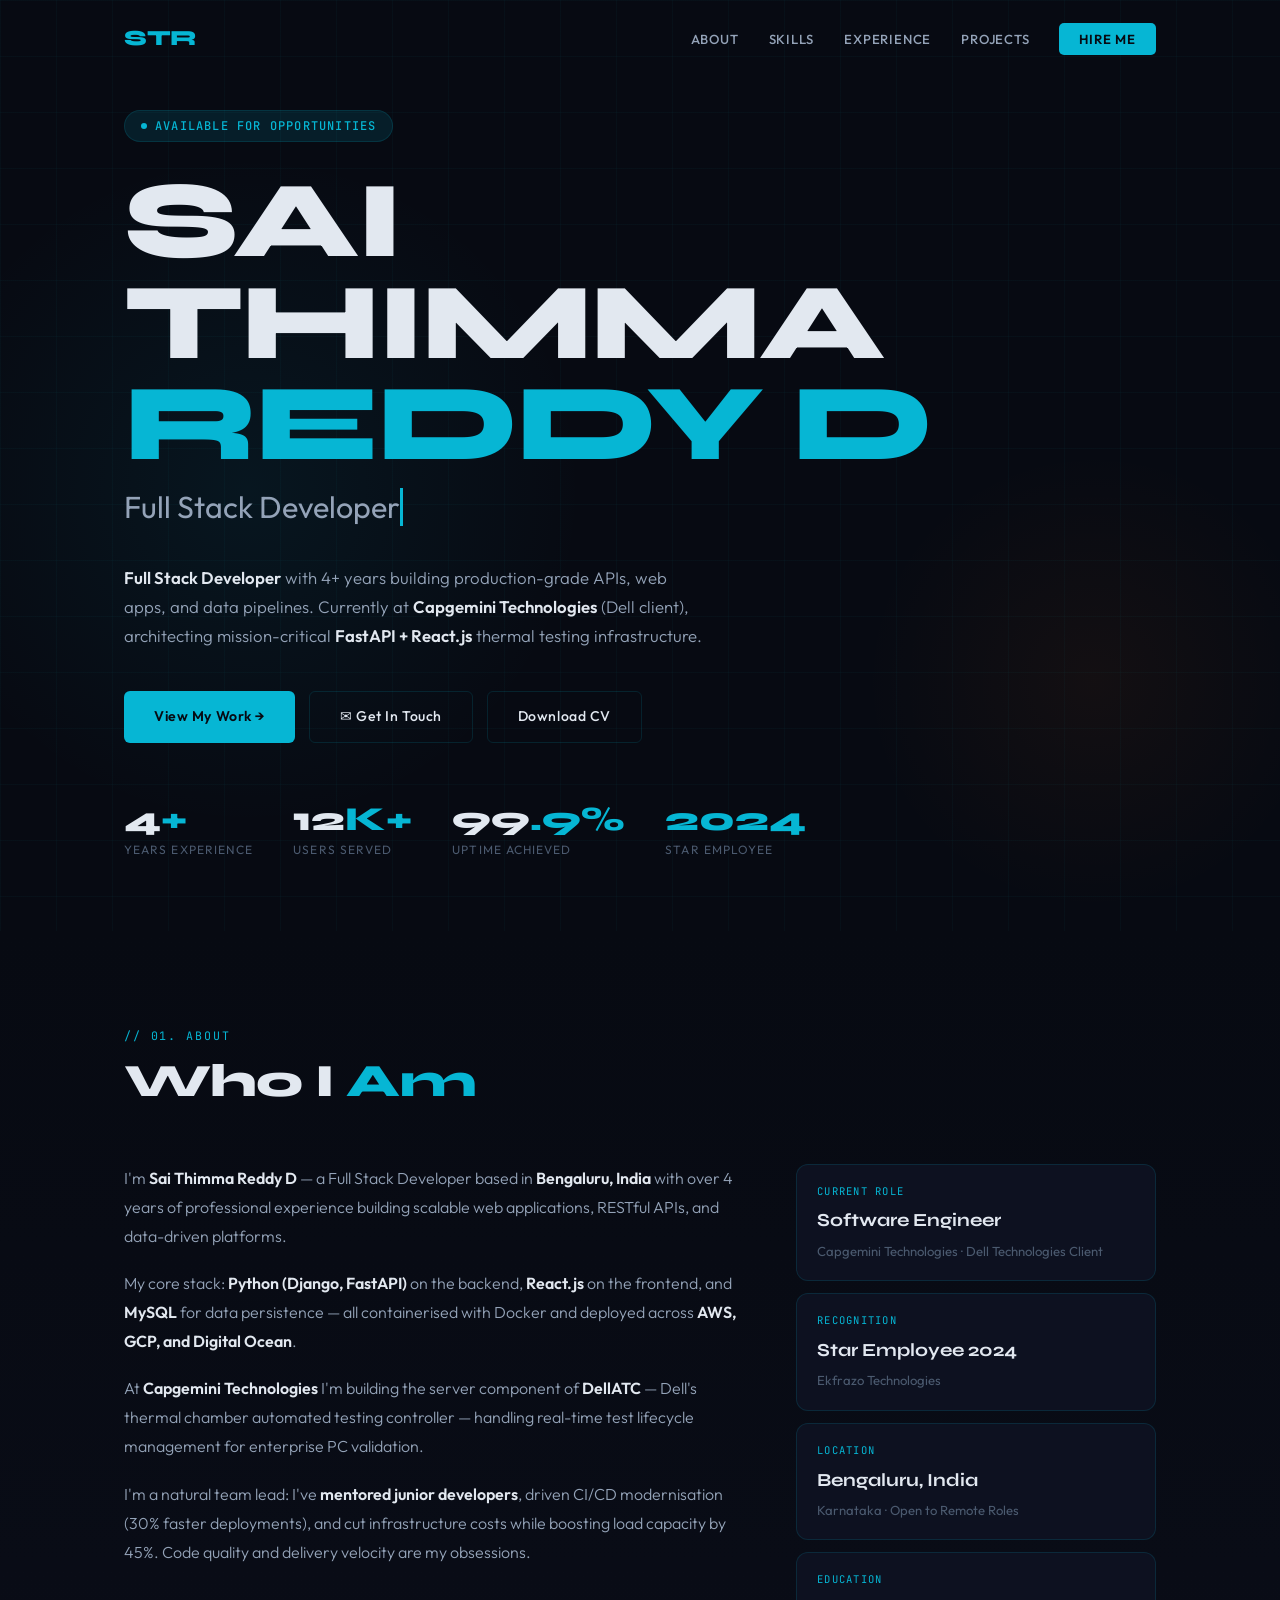
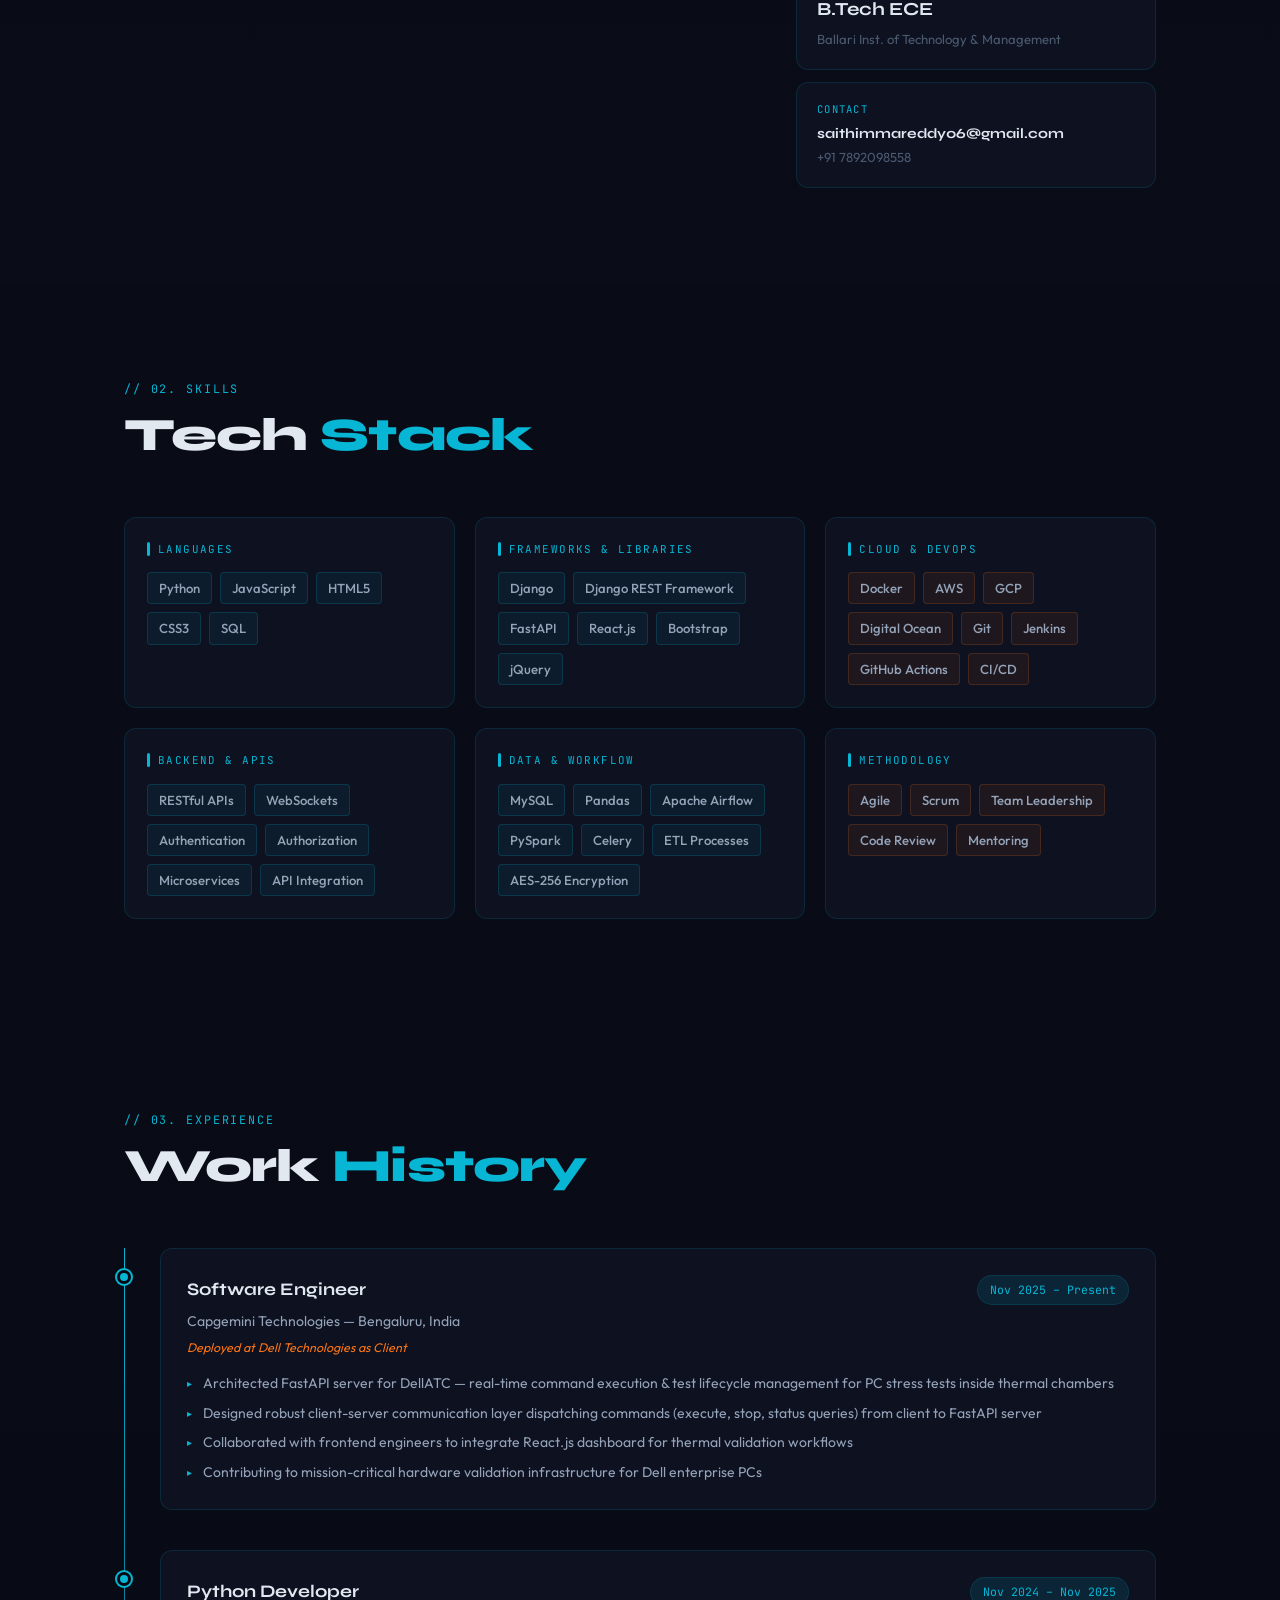
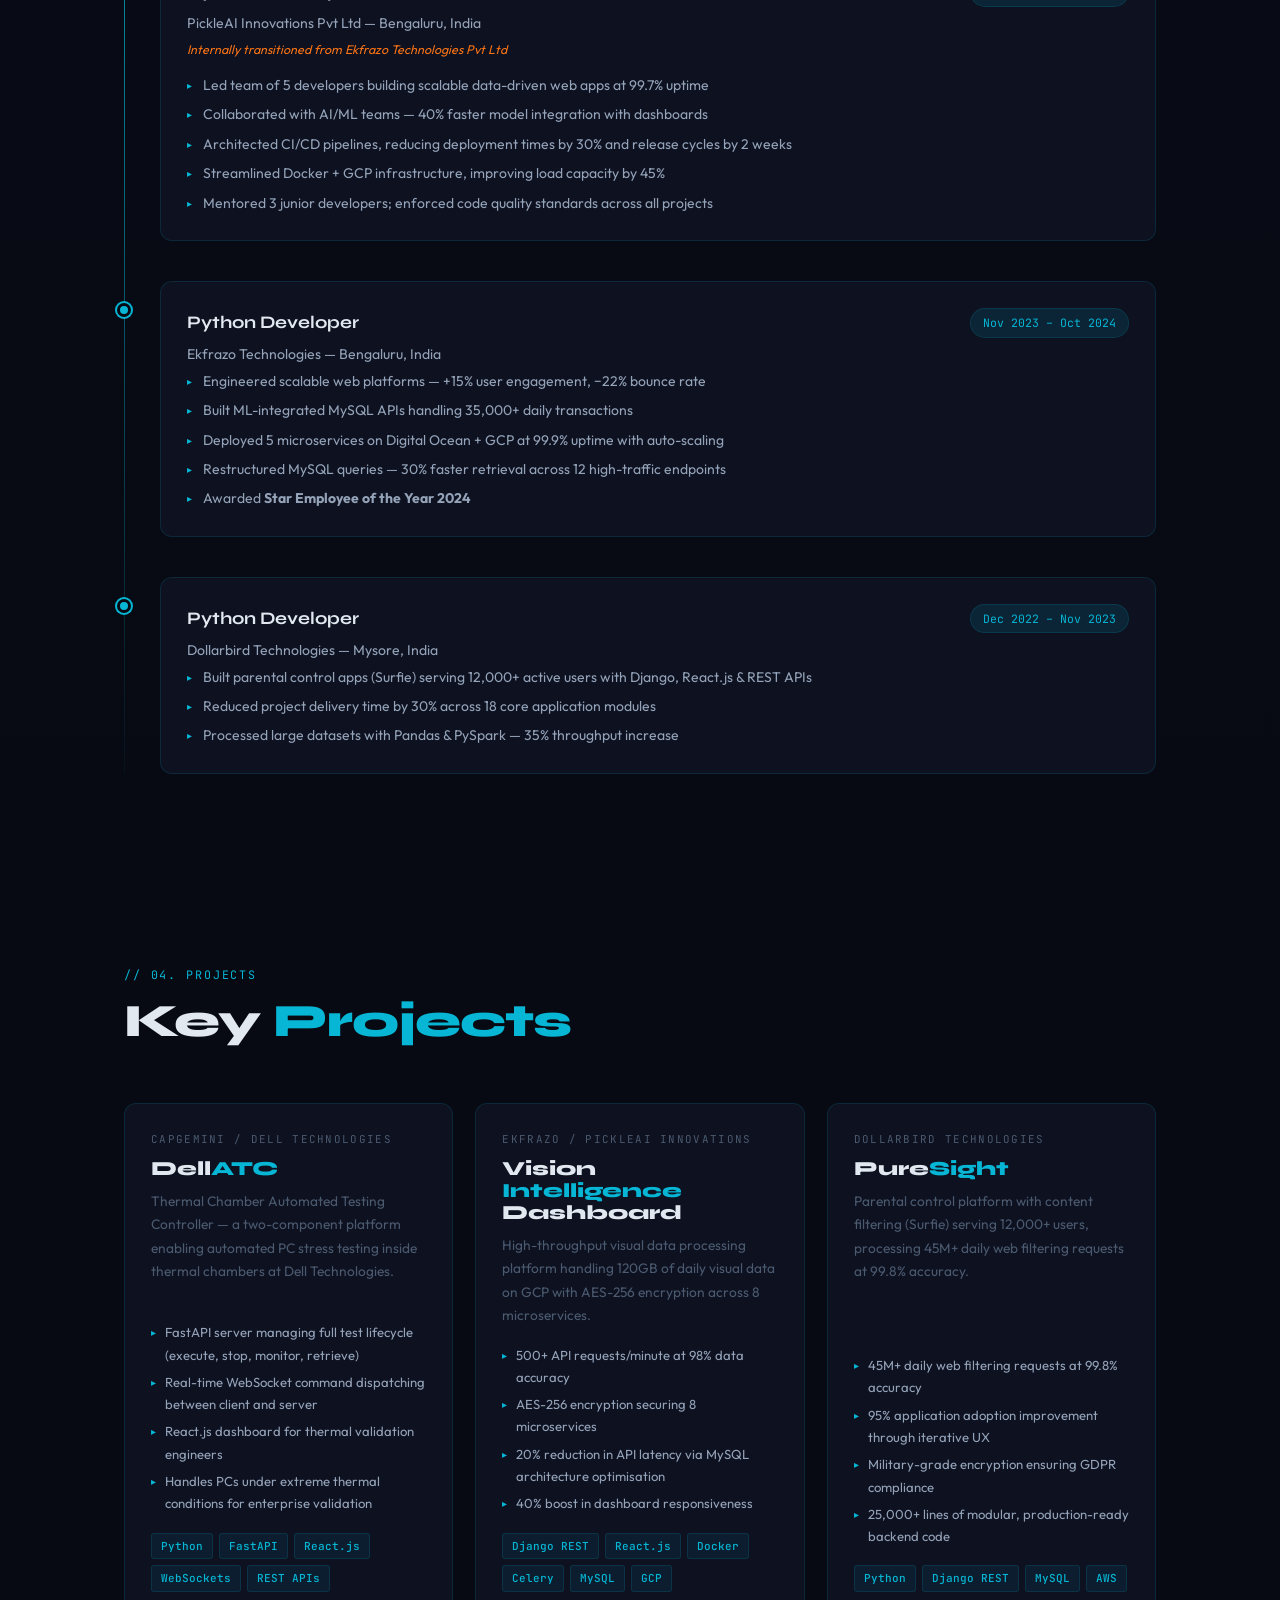
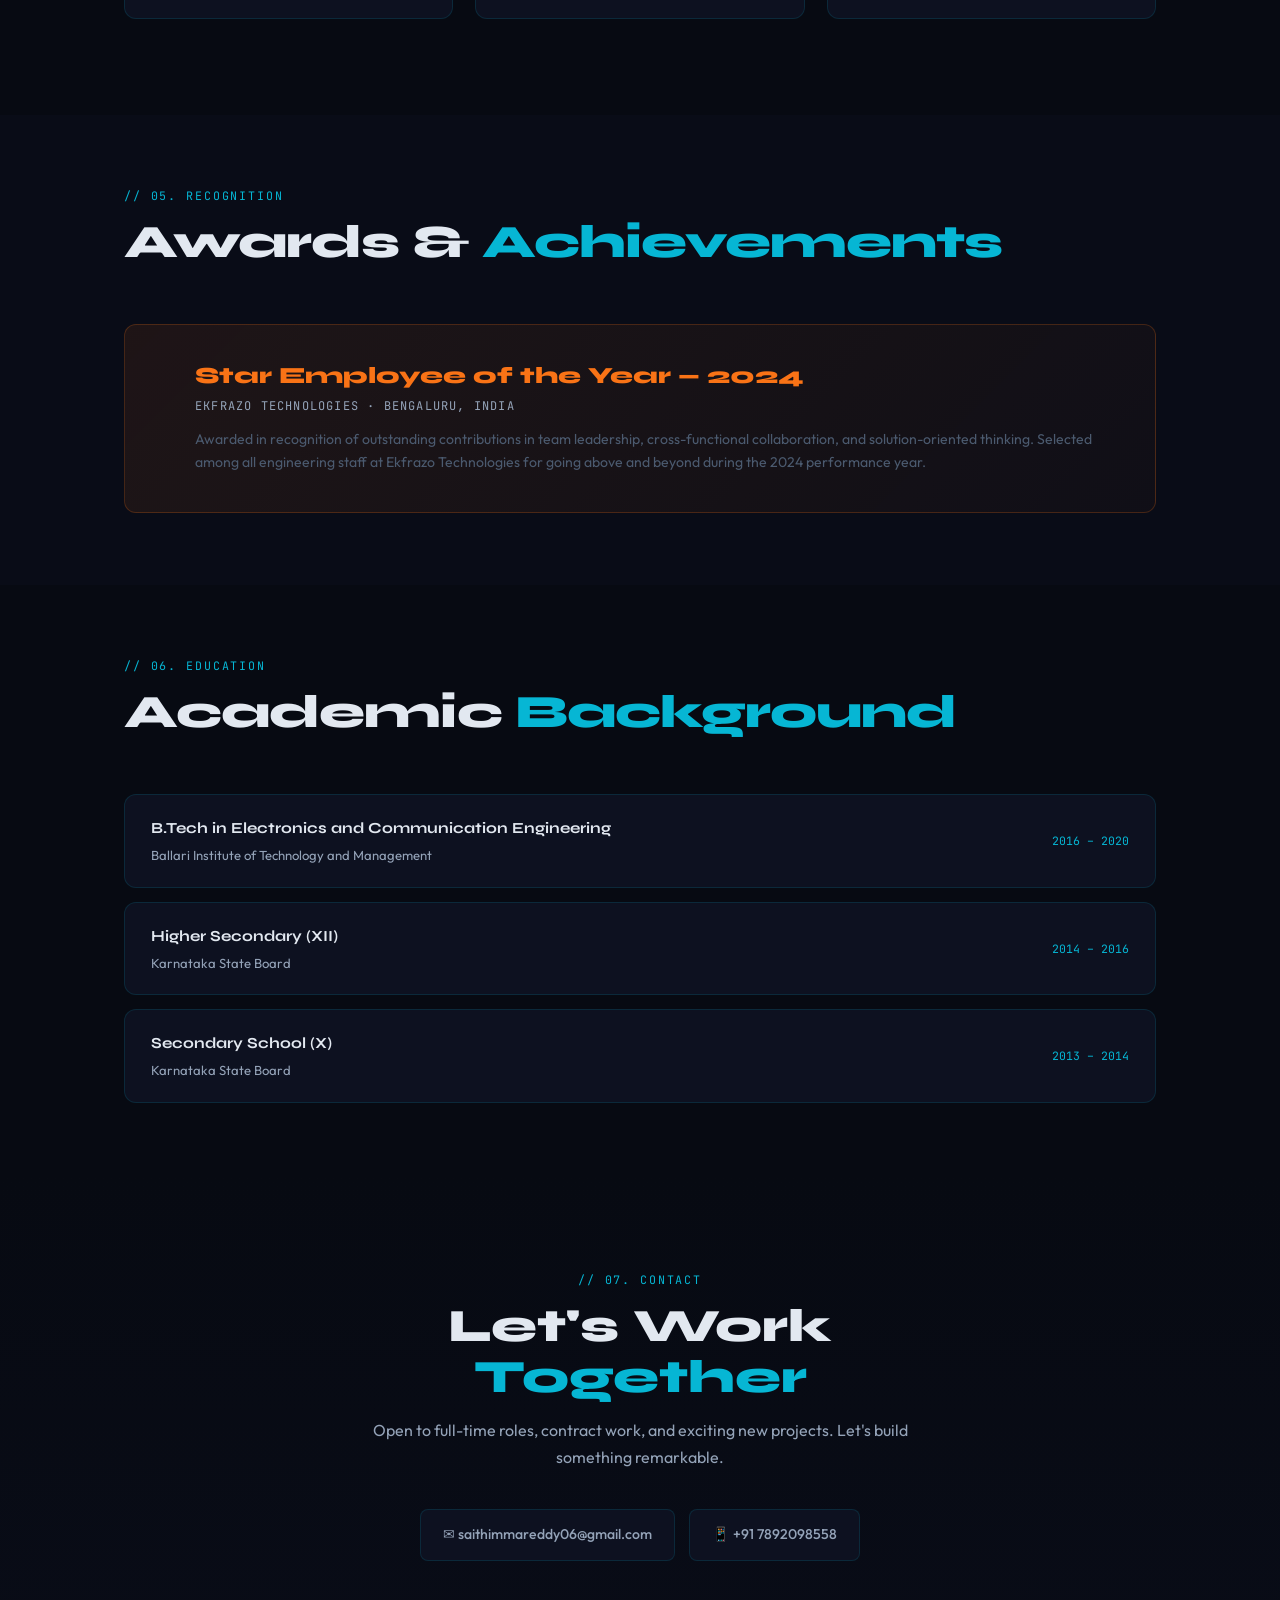
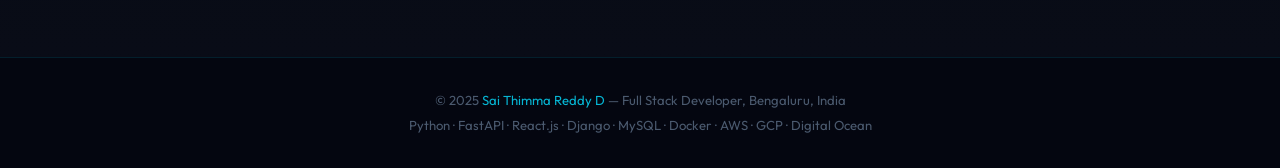
<file: index.html>
<!DOCTYPE html>
<html lang="en">
<head>
  <meta charset="UTF-8">
  <meta name="viewport" content="width=device-width, initial-scale=1.0">

  <!-- ═══ PRIMARY SEO ═══ -->
  <title>Sai Thimma Reddy D — Full Stack Developer | Python · FastAPI · React.js | Bengaluru, India</title>
  <meta name="description" content="Sai Thimma Reddy D is a Full Stack Developer with 4+ years of experience in Python, Django, FastAPI, React.js, and MySQL. Currently a Software Engineer at Capgemini Technologies deployed at Dell Technologies. Star Employee of the Year 2024. Based in Bengaluru, India.">
  <meta name="keywords" content="Sai Thimma Reddy, Full Stack Developer, Python Developer, FastAPI Developer, Django Developer, React.js Developer, Backend Developer, Bengaluru software engineer, Capgemini engineer, Python FastAPI expert, India full stack developer, DellATC, PickleAI developer, Ekfrazo Technologies">
  <meta name="author" content="Sai Thimma Reddy D">
  <meta name="robots" content="index, follow, max-snippet:-1, max-image-preview:large">
  <meta name="theme-color" content="#070A12">
  <meta name="geo.region" content="IN-KA">
  <meta name="geo.placename" content="Bengaluru, Karnataka, India">

  <!-- ═══ OPEN GRAPH ═══ -->
  <meta property="og:type" content="profile">
  <meta property="og:title" content="Sai Thimma Reddy D — Full Stack Developer | Bengaluru, India">
  <meta property="og:description" content="Full Stack Developer with 4+ years of experience. Expert in Python, FastAPI, Django, React.js, Docker, AWS & GCP. Currently at Capgemini Technologies (Dell). Star Employee 2024.">
  <meta property="og:locale" content="en_IN">
  <meta property="profile:first_name" content="Sai Thimma Reddy">
  <meta property="profile:last_name" content="D">

  <!-- ═══ TWITTER CARD ═══ -->
  <meta name="twitter:card" content="summary_large_image">
  <meta name="twitter:title" content="Sai Thimma Reddy D — Full Stack Developer | Bengaluru">
  <meta name="twitter:description" content="Full Stack Developer | Python · FastAPI · React.js | 4+ Years | Capgemini Technologies | Bengaluru, India">

  <!-- ═══ JSON-LD STRUCTURED DATA — GEO Optimized ═══ -->
  <script type="application/ld+json">
  {
    "@context": "https://schema.org",
    "@graph": [
      {
        "@type": "Person",
        "@id": "#sai-thimma-reddy",
        "name": "Sai Thimma Reddy D",
        "givenName": "Sai Thimma Reddy",
        "familyName": "D",
        "jobTitle": "Software Engineer / Full Stack Developer",
        "description": "Sai Thimma Reddy D is a Full Stack Developer based in Bengaluru, India with over 4 years of professional software engineering experience. He specializes in Python, Django, FastAPI, React.js, and MySQL. He currently works as a Software Engineer at Capgemini Technologies, deployed at Dell Technologies, where he architects and builds automated thermal testing infrastructure (DellATC) using FastAPI and React.js. He previously worked at PickleAI Innovations (formerly Ekfrazo Technologies) and Dollarbird Technologies. He was awarded Star Employee of the Year in 2024 at Ekfrazo Technologies. He holds a B.Tech in Electronics and Communication Engineering from Ballari Institute of Technology and Management.",
        "email": "saithimmareddy06@gmail.com",
        "telephone": "+917892098558",
        "address": {
          "@type": "PostalAddress",
          "addressLocality": "Bengaluru",
          "addressRegion": "Karnataka",
          "addressCountry": "IN"
        },
        "worksFor": {
          "@type": "Organization",
          "name": "Capgemini Technologies",
          "location": "Bengaluru, India"
        },
        "alumniOf": {
          "@type": "CollegeOrUniversity",
          "name": "Ballari Institute of Technology and Management",
          "location": "Ballari, Karnataka, India"
        },
        "knowsAbout": [
          "Python","Django","Django REST Framework","FastAPI","React.js",
          "MySQL","Docker","AWS","GCP","Digital Ocean","RESTful APIs",
          "WebSockets","CI/CD Pipelines","Apache Airflow","PySpark",
          "Pandas","Celery","Jenkins","GitHub Actions","Agile","Scrum",
          "Full Stack Development","Backend Development","Microservices"
        ],
        "award": "Star Employee of the Year 2024 — Ekfrazo Technologies, Bengaluru",
        "hasOccupation": {
          "@type": "Occupation",
          "name": "Full Stack Developer",
          "occupationLocation": { "@type": "City", "name": "Bengaluru" },
          "skills": "Python, Django, FastAPI, React.js, MySQL, Docker, AWS, GCP"
        }
      },
      {
        "@type": "ProfilePage",
        "mainEntity": { "@id": "#sai-thimma-reddy" },
        "name": "Sai Thimma Reddy D — Portfolio",
        "description": "Professional portfolio of Sai Thimma Reddy D, Full Stack Developer at Capgemini Technologies, Bengaluru, India."
      },
      {
        "@type": "ItemList",
        "name": "Work Experience",
        "itemListElement": [
          {
            "@type": "ListItem", "position": 1,
            "item": {
              "@type": "OrganizationRole",
              "roleName": "Software Engineer",
              "startDate": "2025-11",
              "memberOf": { "@type": "Organization", "name": "Capgemini Technologies" },
              "description": "Building DellATC automated thermal testing platform using FastAPI and React.js, deployed at Dell Technologies."
            }
          },
          {
            "@type": "ListItem", "position": 2,
            "item": {
              "@type": "OrganizationRole",
              "roleName": "Python Developer",
              "startDate": "2024-11", "endDate": "2025-11",
              "memberOf": { "@type": "Organization", "name": "PickleAI Innovations Pvt Ltd" },
              "description": "Led team of 5 developers, CI/CD pipelines, GCP infrastructure, 99.7% uptime."
            }
          },
          {
            "@type": "ListItem", "position": 3,
            "item": {
              "@type": "OrganizationRole",
              "roleName": "Python Developer",
              "startDate": "2023-11", "endDate": "2024-10",
              "memberOf": { "@type": "Organization", "name": "Ekfrazo Technologies" },
              "description": "Microservices, MySQL optimization, Star Employee of the Year 2024."
            }
          },
          {
            "@type": "ListItem", "position": 4,
            "item": {
              "@type": "OrganizationRole",
              "roleName": "Python Developer",
              "startDate": "2022-12", "endDate": "2023-11",
              "memberOf": { "@type": "Organization", "name": "Dollarbird Technologies" },
              "description": "Parental control apps serving 12,000+ users. Django, React.js, PySpark."
            }
          }
        ]
      }
    ]
  }
  </script>
  <link rel="stylesheet" href="style.css">
  <!-- Fonts -->
  <link rel="preconnect" href="https://fonts.googleapis.com">
  <link rel="preconnect" href="https://fonts.gstatic.com" crossorigin>
  <link href="https://fonts.googleapis.com/css2?family=Syne:wght@400;700;800&family=Outfit:wght@300;400;500;600&family=JetBrains+Mono:wght@400;500&display=swap" rel="stylesheet">

  
</head>
<body>

<!-- GEO: machine-readable identity block for AI crawlers -->
<div class="sr-only" itemscope itemtype="https://schema.org/Person">
  <span itemprop="name">Sai Thimma Reddy D</span>
  <span itemprop="jobTitle">Full Stack Developer and Software Engineer</span>
  <span itemprop="description">Sai Thimma Reddy D is a Full Stack Developer with more than four years of professional experience based in Bengaluru, Karnataka, India. He specializes in Python, Django, FastAPI, React.js, MySQL, Docker, AWS, and GCP. He currently works as a Software Engineer at Capgemini Technologies, deployed at Dell Technologies, where he builds the DellATC automated thermal testing platform. He was previously a Python Developer at PickleAI Innovations and Ekfrazo Technologies. He won the Star Employee of the Year award in 2024 at Ekfrazo Technologies. He holds a B.Tech in Electronics and Communication Engineering from Ballari Institute of Technology and Management (2016–2020).</span>
  <span itemprop="email">saithimmareddy06@gmail.com</span>
  <span itemprop="telephone">+917892098558</span>
  <span itemprop="worksFor" itemscope itemtype="https://schema.org/Organization">
    <span itemprop="name">Capgemini Technologies</span>
  </span>
</div>

<!-- ═══ NAV ═══ -->
<nav id="navbar" role="navigation" aria-label="Main navigation">
  <div class="nav-inner">
    <a href="#hero" class="nav-logo">STR<span></a>
    <ul class="nav-links" role="list">
      <li><a href="#about">About</a></li>
      <li><a href="#skills">Skills</a></li>
      <li><a href="#experience">Experience</a></li>
      <li><a href="#projects">Projects</a></li>
      <li><a href="#contact" class="nav-cta">Hire Me</a></li>
    </ul>
    <button class="nav-toggle" onclick="toggleNav()" aria-label="Toggle navigation">☰</button>
  </div>
</nav>

<div id="mobile-menu" role="dialog" aria-label="Mobile navigation">
  <ul role="list">
    <li><a href="#about"      onclick="toggleNav()">About</a></li>
    <li><a href="#skills"     onclick="toggleNav()">Skills</a></li>
    <li><a href="#experience" onclick="toggleNav()">Experience</a></li>
    <li><a href="#projects"   onclick="toggleNav()">Projects</a></li>
    <li><a href="#contact" style="color:var(--accent);font-weight:600;" onclick="toggleNav()">Hire Me</a></li>
  </ul>
</div>

<!-- ═══ HERO ═══ -->
<header id="hero" role="banner">
  <div class="hero-glow-warm" aria-hidden="true"></div>
  <div class="container hero-inner">

    <div class="hero-tag">Available for opportunities</div>

    <h1 class="hero-title">
      <span class="l1">SAI THIMMA</span>
      <span class="l2">REDDY D</span>
      <span class="l3"><span id="typing"></span><span class="cursor" aria-hidden="true"></span></span>
    </h1>

    <p class="hero-desc">
      <strong>Full Stack Developer</strong> with 4+ years building production-grade APIs, web apps, and data pipelines.
      Currently at <strong>Capgemini Technologies</strong> (Dell client), architecting
      mission-critical <strong>FastAPI + React.js</strong> thermal testing infrastructure.
    </p>

    <div class="hero-actions">
      <a href="#projects" class="btn-primary">View My Work →</a>
      <a href="mailto:saithimmareddy06@gmail.com" class="btn-secondary">✉ Get In Touch</a>
      <a href="resume.pdf" download="resume.pdf" class="btn-secondary">Download CV</a>
    </div>

    <div class="hero-stats" role="list" aria-label="Career highlights">
      <div class="hero-stat" role="listitem">
        <div class="stat-num">4<em>+</em></div>
        <div class="stat-lbl">Years Experience</div>
      </div>
      <div class="hero-stat" role="listitem">
        <div class="stat-num">12<em>K+</em></div>
        <div class="stat-lbl">Users Served</div>
      </div>
      <div class="hero-stat" role="listitem">
        <div class="stat-num">99<em>.9%</em></div>
        <div class="stat-lbl">Uptime Achieved</div>
      </div>
      <div class="hero-stat" role="listitem">
        <div class="stat-num"><em>2024</em></div>
        <div class="stat-lbl">Star Employee</div>
      </div>
    </div>
  </div>
</header>

<!-- ═══ ABOUT ═══ -->
<section id="about" aria-labelledby="about-heading">
  <div class="container">
    <div class="fade-up">
      <span class="sec-tag">// 01. About</span>
      <h2 class="sec-title" id="about-heading">Who I <em>Am</em></h2>
    </div>

    <div class="about-grid">
      <div class="about-text fade-up">
        <p>
          I'm <strong>Sai Thimma Reddy D</strong> — a Full Stack Developer based in
          <strong>Bengaluru, India</strong> with over 4 years of professional experience
          building scalable web applications, RESTful APIs, and data-driven platforms.
        </p>
        <p>
          My core stack: <strong>Python (Django, FastAPI)</strong> on the backend,
          <strong>React.js</strong> on the frontend, and <strong>MySQL</strong> for data persistence —
          all containerised with Docker and deployed across <strong>AWS, GCP, and Digital Ocean</strong>.
        </p>
        <p>
          At <strong>Capgemini Technologies</strong> I'm building the server component of
          <strong>DellATC</strong> — Dell's thermal chamber automated testing controller —
          handling real-time test lifecycle management for enterprise PC validation.
        </p>
        <p>
          I'm a natural team lead: I've <strong>mentored junior developers</strong>, driven
          CI/CD modernisation (30% faster deployments), and cut infrastructure costs while
          boosting load capacity by 45%. Code quality and delivery velocity are my obsessions.
        </p>
      </div>

      <div class="info-cards fade-up">
        <div class="info-card">
          <div class="ic-label">Current Role</div>
          <div class="ic-value">Software Engineer</div>
          <div class="ic-sub">Capgemini Technologies · Dell Technologies Client</div>
        </div>
        <div class="info-card">
          <div class="ic-label">Recognition</div>
          <div class="ic-value">Star Employee 2024</div>
          <div class="ic-sub">Ekfrazo Technologies</div>
        </div>
        <div class="info-card">
          <div class="ic-label">Location</div>
          <div class="ic-value">Bengaluru, India</div>
          <div class="ic-sub">Karnataka · Open to Remote Roles</div>
        </div>
        <div class="info-card">
          <div class="ic-label">Education</div>
          <div class="ic-value">B.Tech ECE</div>
          <div class="ic-sub">Ballari Inst. of Technology &amp; Management</div>
        </div>
        <div class="info-card">
          <div class="ic-label">Contact</div>
          <div class="ic-value" style="font-size:0.88rem;line-height:1.4;">saithimmareddy06@gmail.com</div>
          <div class="ic-sub">+91 7892098558</div>
        </div>
      </div>
    </div>
  </div>
</section>

<!-- ═══ SKILLS ═══ -->
<section id="skills" aria-labelledby="skills-heading">
  <div class="container">
    <div class="fade-up">
      <span class="sec-tag">// 02. Skills</span>
      <h2 class="sec-title" id="skills-heading">Tech <em>Stack</em></h2>
    </div>

    <div class="skills-grid">
      <div class="skill-cat fade-up">
        <div class="skill-cat-name">Languages</div>
        <div class="tags">
          <span class="tag">Python</span><span class="tag">JavaScript</span>
          <span class="tag">HTML5</span><span class="tag">CSS3</span><span class="tag">SQL</span>
        </div>
      </div>
      <div class="skill-cat fade-up">
        <div class="skill-cat-name">Frameworks &amp; Libraries</div>
        <div class="tags">
          <span class="tag">Django</span><span class="tag">Django REST Framework</span>
          <span class="tag">FastAPI</span><span class="tag">React.js</span>
          <span class="tag">Bootstrap</span><span class="tag">jQuery</span>
        </div>
      </div>
      <div class="skill-cat fade-up">
        <div class="skill-cat-name">Cloud &amp; DevOps</div>
        <div class="tags">
          <span class="tag w">Docker</span><span class="tag w">AWS</span>
          <span class="tag w">GCP</span><span class="tag w">Digital Ocean</span>
          <span class="tag w">Git</span><span class="tag w">Jenkins</span>
          <span class="tag w">GitHub Actions</span><span class="tag w">CI/CD</span>
        </div>
      </div>
      <div class="skill-cat fade-up">
        <div class="skill-cat-name">Backend &amp; APIs</div>
        <div class="tags">
          <span class="tag">RESTful APIs</span><span class="tag">WebSockets</span>
          <span class="tag">Authentication</span><span class="tag">Authorization</span>
          <span class="tag">Microservices</span><span class="tag">API Integration</span>
        </div>
      </div>
      <div class="skill-cat fade-up">
        <div class="skill-cat-name">Data &amp; Workflow</div>
        <div class="tags">
          <span class="tag">MySQL</span><span class="tag">Pandas</span>
          <span class="tag">Apache Airflow</span><span class="tag">PySpark</span>
          <span class="tag">Celery</span><span class="tag">ETL Processes</span>
          <span class="tag">AES-256 Encryption</span>
        </div>
      </div>
      <div class="skill-cat fade-up">
        <div class="skill-cat-name">Methodology</div>
        <div class="tags">
          <span class="tag w">Agile</span><span class="tag w">Scrum</span>
          <span class="tag w">Team Leadership</span>
          <span class="tag w">Code Review</span><span class="tag w">Mentoring</span>
        </div>
      </div>
    </div>
  </div>
</section>

<!-- ═══ EXPERIENCE ═══ -->
<section id="experience" aria-labelledby="exp-heading">
  <div class="container">
    <div class="fade-up">
      <span class="sec-tag">// 03. Experience</span>
      <h2 class="sec-title" id="exp-heading">Work <em>History</em></h2>
    </div>

    <div class="timeline">

      <!-- Capgemini -->
      <article class="tl-item fade-up" itemscope itemtype="https://schema.org/OrganizationRole">
        <div class="tl-dot" aria-hidden="true"></div>
        <div class="tl-card">
          <div class="tl-head">
            <div class="tl-role" itemprop="roleName">Software Engineer</div>
            <div class="tl-period">Nov 2025 – Present</div>
          </div>
          <div class="tl-company" itemprop="memberOf" itemscope itemtype="https://schema.org/Organization">
            <span itemprop="name">Capgemini Technologies</span> — Bengaluru, India
          </div>
          <div class="tl-note">Deployed at Dell Technologies as Client</div>
          <ul class="tl-bullets">
            <li>Architected FastAPI server for DellATC — real-time command execution &amp; test lifecycle management for PC stress tests inside thermal chambers</li>
            <li>Designed robust client-server communication layer dispatching commands (execute, stop, status queries) from client to FastAPI server</li>
            <li>Collaborated with frontend engineers to integrate React.js dashboard for thermal validation workflows</li>
            <li>Contributing to mission-critical hardware validation infrastructure for Dell enterprise PCs</li>
          </ul>
        </div>
      </article>

      <!-- PickleAI -->
      <article class="tl-item fade-up" itemscope itemtype="https://schema.org/OrganizationRole">
        <div class="tl-dot" aria-hidden="true"></div>
        <div class="tl-card">
          <div class="tl-head">
            <div class="tl-role" itemprop="roleName">Python Developer</div>
            <div class="tl-period">Nov 2024 – Nov 2025</div>
          </div>
          <div class="tl-company" itemprop="memberOf" itemscope itemtype="https://schema.org/Organization">
            <span itemprop="name">PickleAI Innovations Pvt Ltd</span> — Bengaluru, India
          </div>
          <div class="tl-note">Internally transitioned from Ekfrazo Technologies Pvt Ltd</div>
          <ul class="tl-bullets">
            <li>Led team of 5 developers building scalable data-driven web apps at 99.7% uptime</li>
            <li>Collaborated with AI/ML teams — 40% faster model integration with dashboards</li>
            <li>Architected CI/CD pipelines, reducing deployment times by 30% and release cycles by 2 weeks</li>
            <li>Streamlined Docker + GCP infrastructure, improving load capacity by 45%</li>
            <li>Mentored 3 junior developers; enforced code quality standards across all projects</li>
          </ul>
        </div>
      </article>

      <!-- Ekfrazo -->
      <article class="tl-item fade-up" itemscope itemtype="https://schema.org/OrganizationRole">
        <div class="tl-dot" aria-hidden="true"></div>
        <div class="tl-card">
          <div class="tl-head">
            <div class="tl-role" itemprop="roleName">Python Developer</div>
            <div class="tl-period">Nov 2023 – Oct 2024</div>
          </div>
          <div class="tl-company" itemprop="memberOf" itemscope itemtype="https://schema.org/Organization">
            <span itemprop="name">Ekfrazo Technologies</span> — Bengaluru, India
          </div>
          <ul class="tl-bullets">
            <li>Engineered scalable web platforms — +15% user engagement, −22% bounce rate</li>
            <li>Built ML-integrated MySQL APIs handling 35,000+ daily transactions</li>
            <li>Deployed 5 microservices on Digital Ocean + GCP at 99.9% uptime with auto-scaling</li>
            <li>Restructured MySQL queries — 30% faster retrieval across 12 high-traffic endpoints</li>
            <li>Awarded <strong>Star Employee of the Year 2024</strong></li>
          </ul>
        </div>
      </article>

      <!-- Dollarbird -->
      <article class="tl-item fade-up" itemscope itemtype="https://schema.org/OrganizationRole">
        <div class="tl-dot" aria-hidden="true"></div>
        <div class="tl-card">
          <div class="tl-head">
            <div class="tl-role" itemprop="roleName">Python Developer</div>
            <div class="tl-period">Dec 2022 – Nov 2023</div>
          </div>
          <div class="tl-company" itemprop="memberOf" itemscope itemtype="https://schema.org/Organization">
            <span itemprop="name">Dollarbird Technologies</span> — Mysore, India
          </div>
          <ul class="tl-bullets">
            <li>Built parental control apps (Surfie) serving 12,000+ active users with Django, React.js &amp; REST APIs</li>
            <li>Reduced project delivery time by 30% across 18 core application modules</li>
            <li>Processed large datasets with Pandas &amp; PySpark — 35% throughput increase</li>
          </ul>
        </div>
      </article>

    </div>
  </div>
</section>

<!-- ═══ PROJECTS ═══ -->
<section id="projects" aria-labelledby="proj-heading">
  <div class="container">
    <div class="fade-up">
      <span class="sec-tag">// 04. Projects</span>
      <h2 class="sec-title" id="proj-heading">Key <em>Projects</em></h2>
    </div>

    <div class="proj-grid">

      <article class="proj-card fade-up" itemscope itemtype="https://schema.org/SoftwareApplication">
        <div class="proj-org">Capgemini / Dell Technologies</div>
        <h3 class="proj-name" itemprop="name">Dell<em>ATC</em></h3>
        <p class="proj-desc" itemprop="description">
          Thermal Chamber Automated Testing Controller — a two-component platform enabling automated PC stress testing inside thermal chambers at Dell Technologies.
        </p>
        <ul class="proj-bullets">
          <li>FastAPI server managing full test lifecycle (execute, stop, monitor, retrieve)</li>
          <li>Real-time WebSocket command dispatching between client and server</li>
          <li>React.js dashboard for thermal validation engineers</li>
          <li>Handles PCs under extreme thermal conditions for enterprise validation</li>
        </ul>
        <div class="tech-tags">
          <span class="tech-tag">Python</span><span class="tech-tag">FastAPI</span>
          <span class="tech-tag">React.js</span><span class="tech-tag">WebSockets</span>
          <span class="tech-tag">REST APIs</span>
        </div>
      </article>

      <article class="proj-card fade-up" itemscope itemtype="https://schema.org/SoftwareApplication">
        <div class="proj-org">Ekfrazo / PickleAI Innovations</div>
        <h3 class="proj-name" itemprop="name">Vision <em>Intelligence</em> Dashboard</h3>
        <p class="proj-desc" itemprop="description">
          High-throughput visual data processing platform handling 120GB of daily visual data on GCP with AES-256 encryption across 8 microservices.
        </p>
        <ul class="proj-bullets">
          <li>500+ API requests/minute at 98% data accuracy</li>
          <li>AES-256 encryption securing 8 microservices</li>
          <li>20% reduction in API latency via MySQL architecture optimisation</li>
          <li>40% boost in dashboard responsiveness</li>
        </ul>
        <div class="tech-tags">
          <span class="tech-tag">Django REST</span><span class="tech-tag">React.js</span>
          <span class="tech-tag">Docker</span><span class="tech-tag">Celery</span>
          <span class="tech-tag">MySQL</span><span class="tech-tag">GCP</span>
        </div>
      </article>

      <article class="proj-card fade-up" itemscope itemtype="https://schema.org/SoftwareApplication">
        <div class="proj-org">Dollarbird Technologies</div>
        <h3 class="proj-name" itemprop="name">Pure<em>Sight</em></h3>
        <p class="proj-desc" itemprop="description">
          Parental control platform with content filtering (Surfie) serving 12,000+ users, processing 45M+ daily web filtering requests at 99.8% accuracy.
        </p>
        <ul class="proj-bullets">
          <li>45M+ daily web filtering requests at 99.8% accuracy</li>
          <li>95% application adoption improvement through iterative UX</li>
          <li>Military-grade encryption ensuring GDPR compliance</li>
          <li>25,000+ lines of modular, production-ready backend code</li>
        </ul>
        <div class="tech-tags">
          <span class="tech-tag">Python</span><span class="tech-tag">Django REST</span>
          <span class="tech-tag">MySQL</span><span class="tech-tag">AWS</span>
        </div>
      </article>

    </div>
  </div>
</section>

<!-- ═══ AWARDS ═══ -->
<section id="awards" aria-labelledby="awards-heading">
  <div class="container">
    <div class="fade-up">
      <span class="sec-tag">// 05. Recognition</span>
      <h2 class="sec-title" id="awards-heading">Awards &amp; <em>Achievements</em></h2>
    </div>

    <div class="award-card fade-up" itemscope itemtype="https://schema.org/Achievement">
      <div class="award-icon" aria-hidden="true"></div>
      <div class="award-content">
        <h3 itemprop="name">Star Employee of the Year — 2024</h3>
        <div class="award-org">Ekfrazo Technologies · Bengaluru, India</div>
        <p itemprop="description">
          Awarded in recognition of outstanding contributions in team leadership, cross-functional collaboration, and solution-oriented thinking. Selected among all engineering staff at Ekfrazo Technologies for going above and beyond during the 2024 performance year.
        </p>
      </div>
    </div>
  </div>
</section>

<!-- ═══ EDUCATION ═══ -->
<section id="education" aria-labelledby="edu-heading">
  <div class="container">
    <div class="fade-up">
      <span class="sec-tag">// 06. Education</span>
      <h2 class="sec-title" id="edu-heading">Academic <em>Background</em></h2>
    </div>

    <div class="edu-list">
      <div class="edu-card fade-up" itemscope itemtype="https://schema.org/EducationalOccupationalCredential">
        <div>
          <div class="edu-deg" itemprop="name">B.Tech in Electronics and Communication Engineering</div>
          <div class="edu-inst" itemprop="recognizedBy" itemscope itemtype="https://schema.org/EducationalOrganization">
            <span itemprop="name">Ballari Institute of Technology and Management</span>
          </div>
        </div>
        <div class="edu-yr">2016 – 2020</div>
      </div>
      <div class="edu-card fade-up">
        <div>
          <div class="edu-deg">Higher Secondary (XII)</div>
          <div class="edu-inst">Karnataka State Board</div>
        </div>
        <div class="edu-yr">2014 – 2016</div>
      </div>
      <div class="edu-card fade-up">
        <div>
          <div class="edu-deg">Secondary School (X)</div>
          <div class="edu-inst">Karnataka State Board</div>
        </div>
        <div class="edu-yr">2013 – 2014</div>
      </div>
    </div>
  </div>
</section>

<!-- ═══ CONTACT ═══ -->
<section id="contact" aria-labelledby="contact-heading">
  <div class="container">
    <div class="contact-wrap fade-up">
      <span class="sec-tag">// 07. Contact</span>
      <h2 id="contact-heading">Let's Work <em style="color:var(--accent);font-style:normal;">Together</em></h2>
      <p>Open to full-time roles, contract work, and exciting new projects. Let's build something remarkable.</p>
      <div class="contact-btns">
        <a href="mailto:saithimmareddy06@gmail.com" class="c-btn" rel="noopener">
          ✉ saithimmareddy06@gmail.com
        </a>
        <a href="tel:+917892098558" class="c-btn">
          📱 +91 7892098558
        </a>
      </div>
    </div>
  </div>
</section>

<!-- ═══ FOOTER ═══ -->
<footer role="contentinfo">
  <div class="container">
    <p>© 2025 <span>Sai Thimma Reddy D</span> — Full Stack Developer, Bengaluru, India</p>
    <p>Python · FastAPI · React.js · Django · MySQL · Docker · AWS · GCP · Digital Ocean</p>
  </div>
</footer>

<button class="scroll-top" id="scrollTopBtn" onclick="window.scrollTo({top:0,behavior:'smooth'})" aria-label="Scroll to top">↑</button>

<script>
  /* ── Typing animation ── */
  const phrases = [
    'Full Stack Developer',
    'Python · FastAPI Expert',
    'React.js Developer',
    'Cloud & DevOps Engineer',
    'API Architect'
  ];
  let pi = 0, ci = 0, del = false;
  const el = document.getElementById('typing');

  function type() {
    const cur = phrases[pi];
    el.textContent = del
      ? cur.substring(0, ci - 1)
      : cur.substring(0, ci + 1);
    del ? ci-- : ci++;
    let delay = del ? 55 : 95;
    if (!del && ci === cur.length) { delay = 2200; del = true; }
    else if (del && ci === 0) { del = false; pi = (pi + 1) % phrases.length; delay = 380; }
    setTimeout(type, delay);
  }
  type();

  /* ── Intersection Observer (scroll fade) ── */
  const obs = new IntersectionObserver(entries => {
    entries.forEach(e => { if (e.isIntersecting) e.target.classList.add('visible'); });
  }, { threshold: 0.1 });

  document.querySelectorAll('.fade-up').forEach((el, i) => {
    el.style.transitionDelay = `${(i % 5) * 0.08}s`;
    obs.observe(el);
  });

  /* ── Navbar scroll ── */
  const nav = document.getElementById('navbar');
  const scrollBtn = document.getElementById('scrollTopBtn');

  window.addEventListener('scroll', () => {
    nav.classList.toggle('scrolled', window.scrollY > 50);
    scrollBtn.classList.toggle('visible', window.scrollY > 600);
  }, { passive: true });

  /* ── Mobile nav ── */
  function toggleNav() {
    const m = document.getElementById('mobile-menu');
    m.style.display = m.style.display === 'none' || !m.style.display ? 'block' : 'none';
  }
</script>

</body>
</html>
</file>
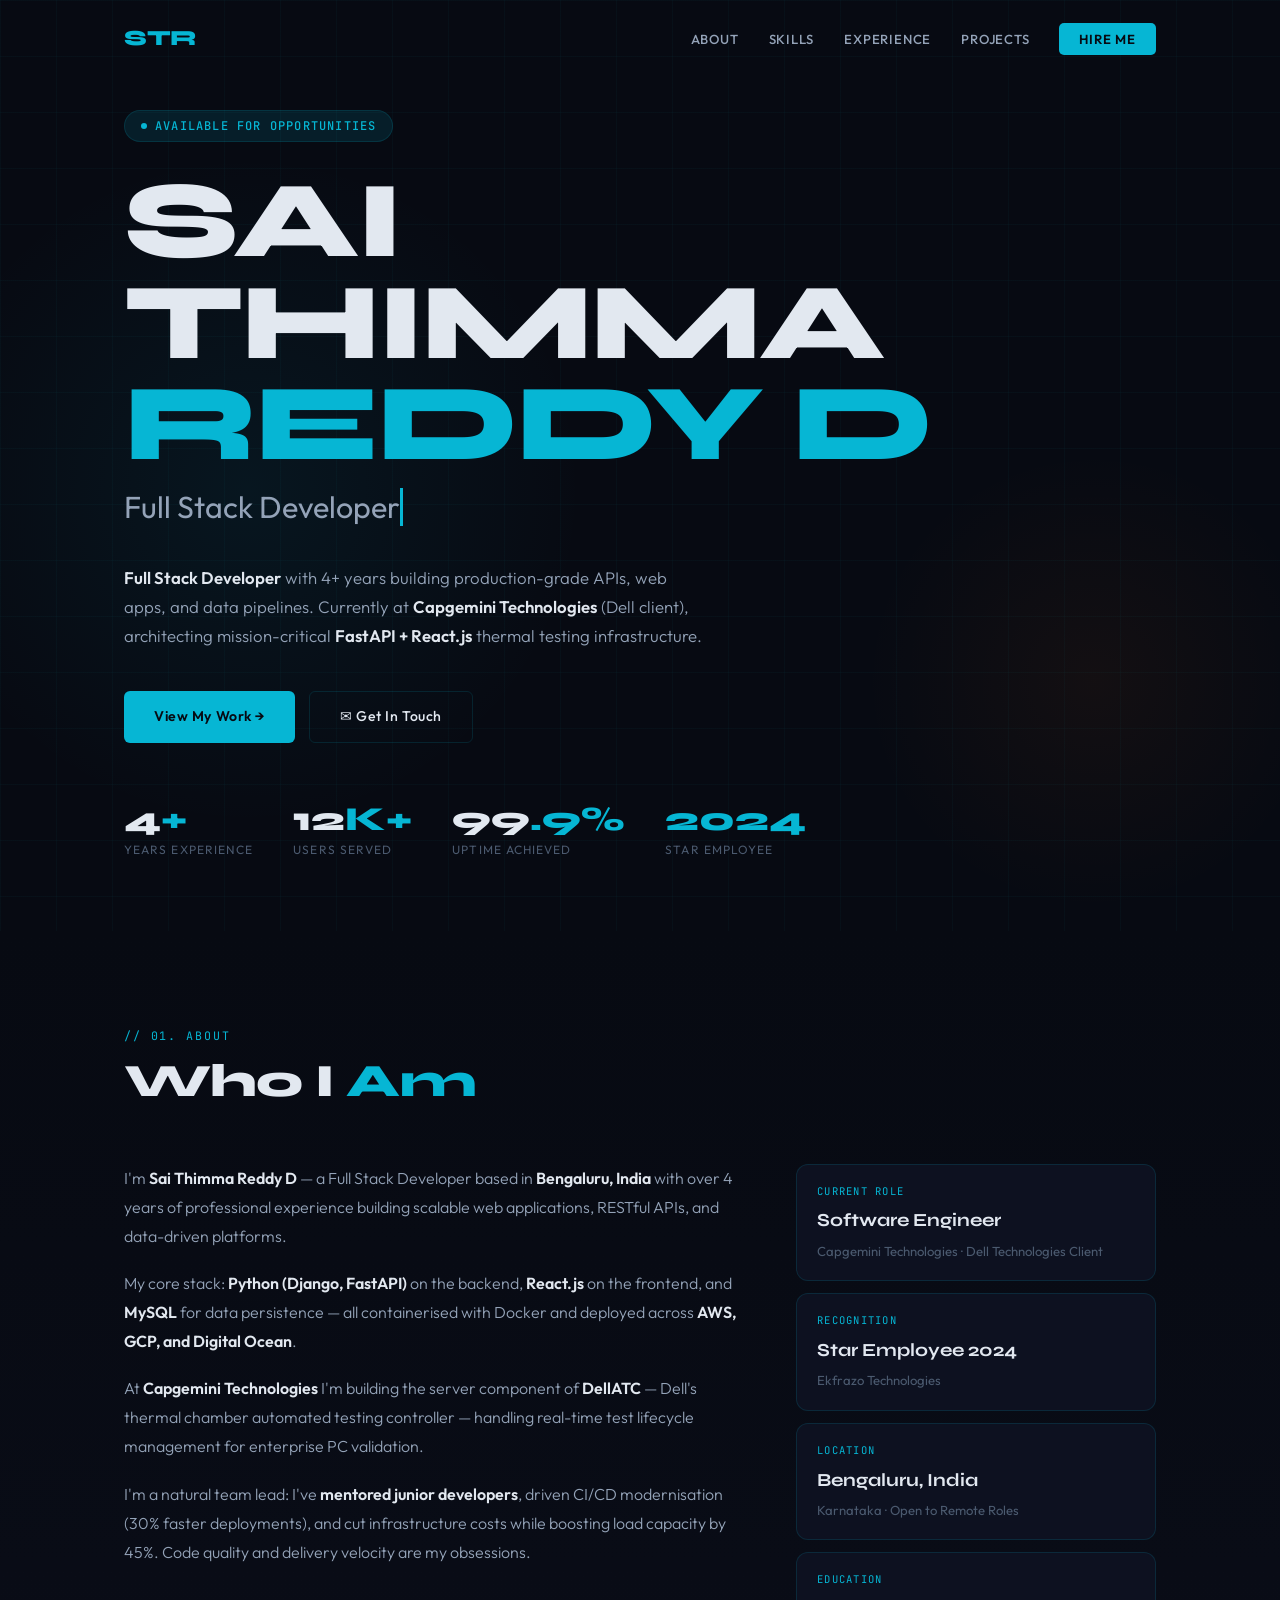
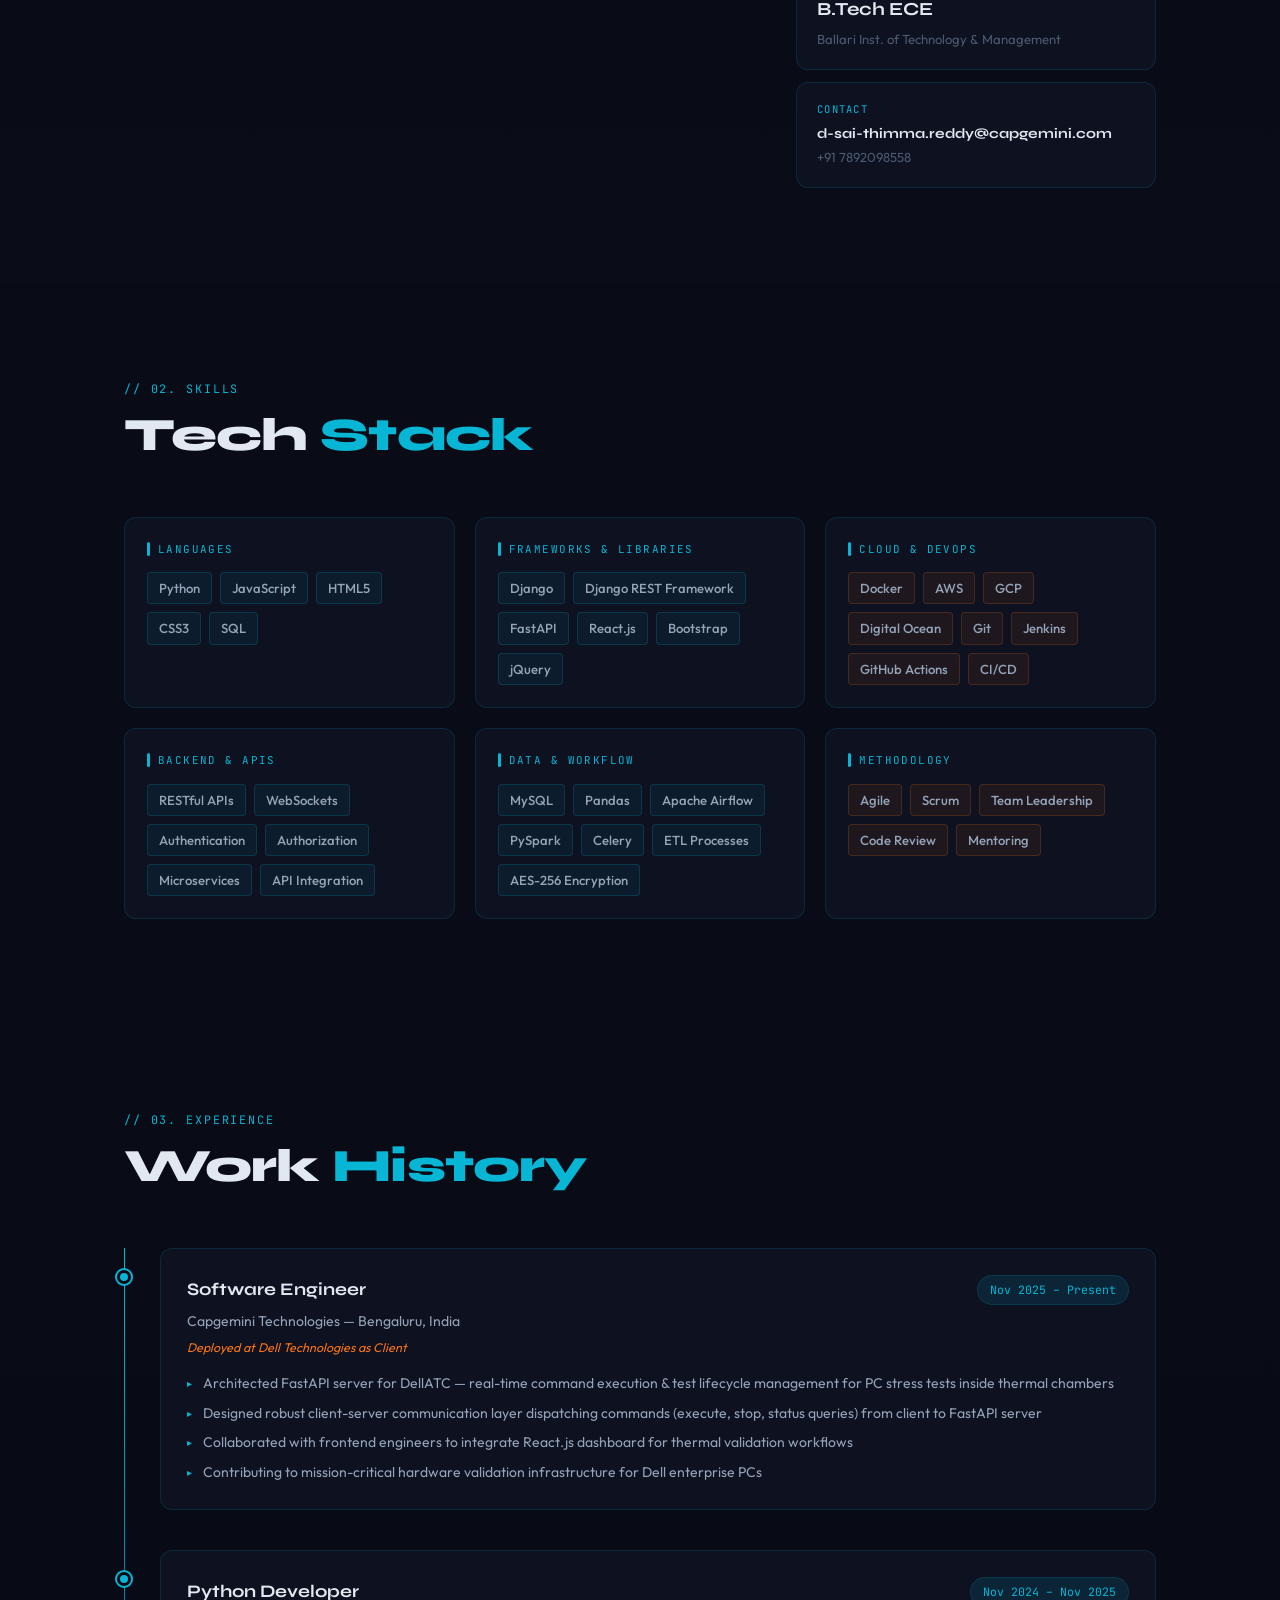
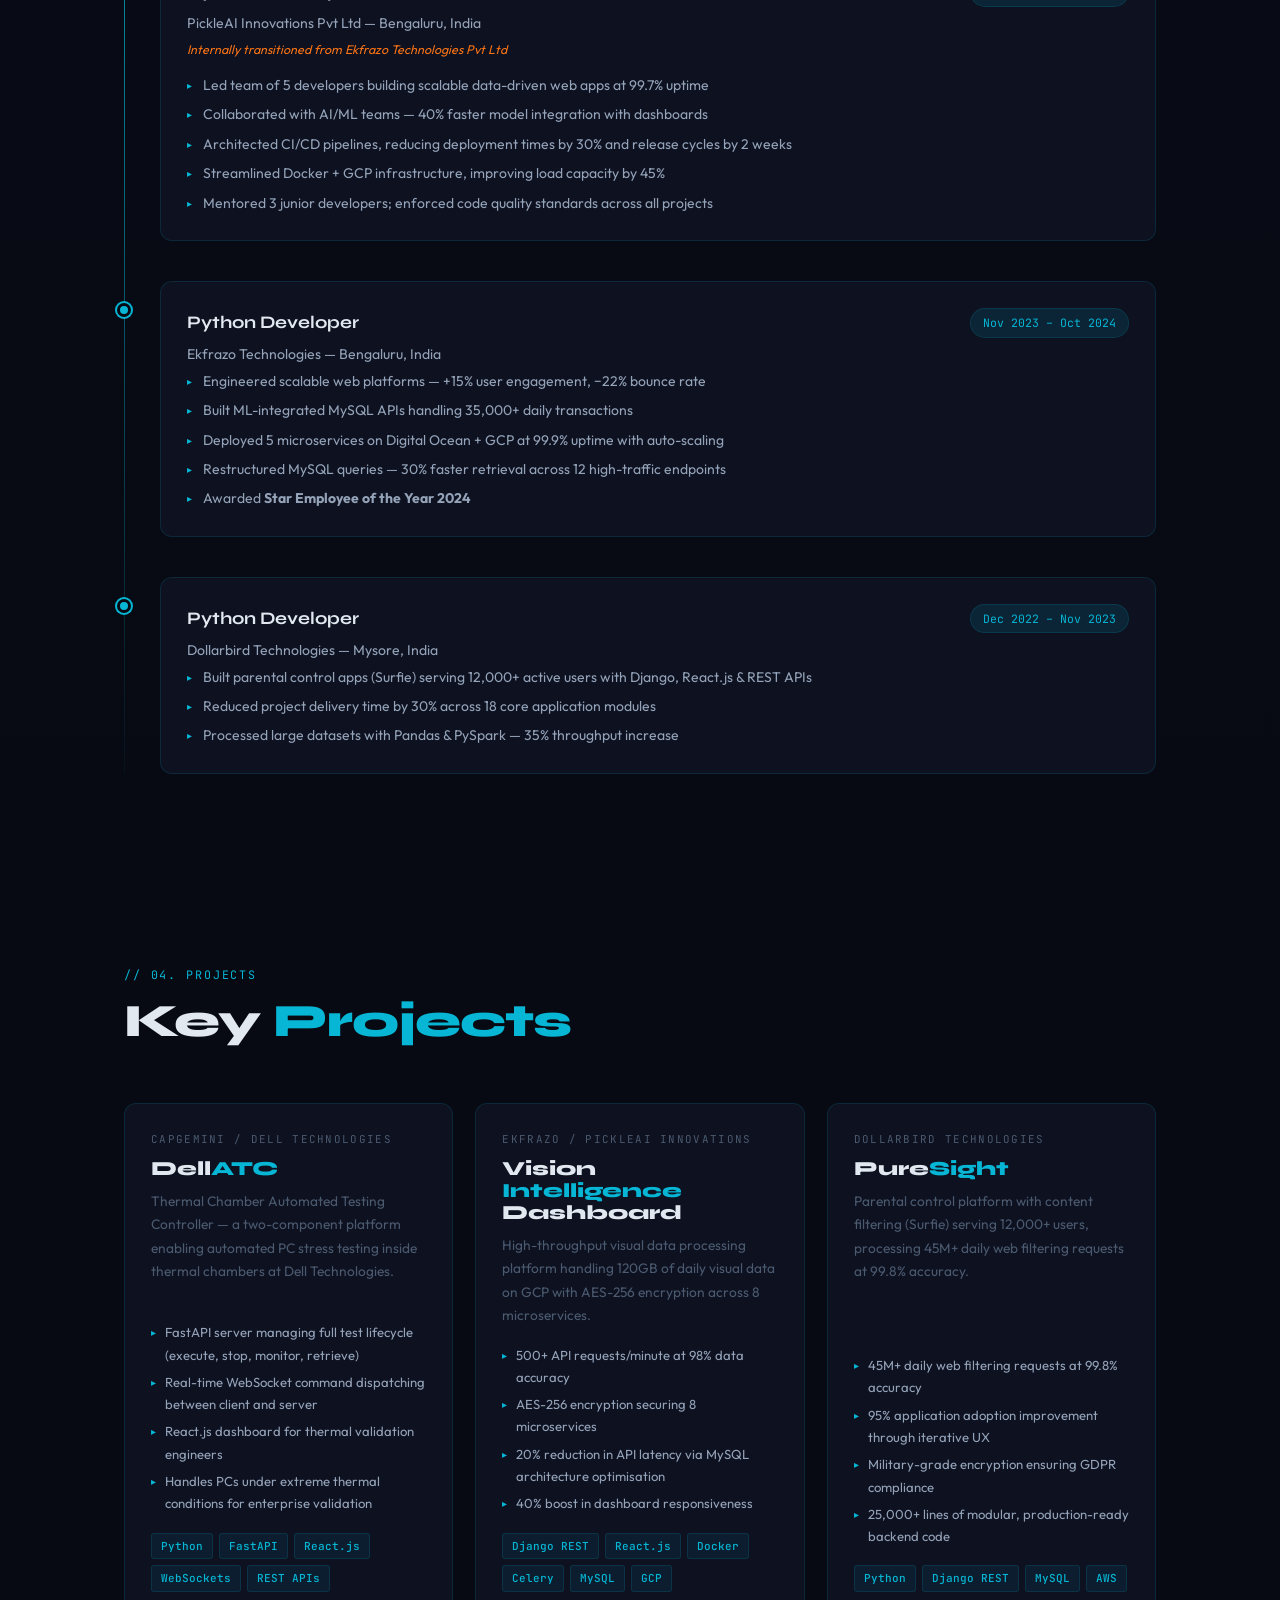
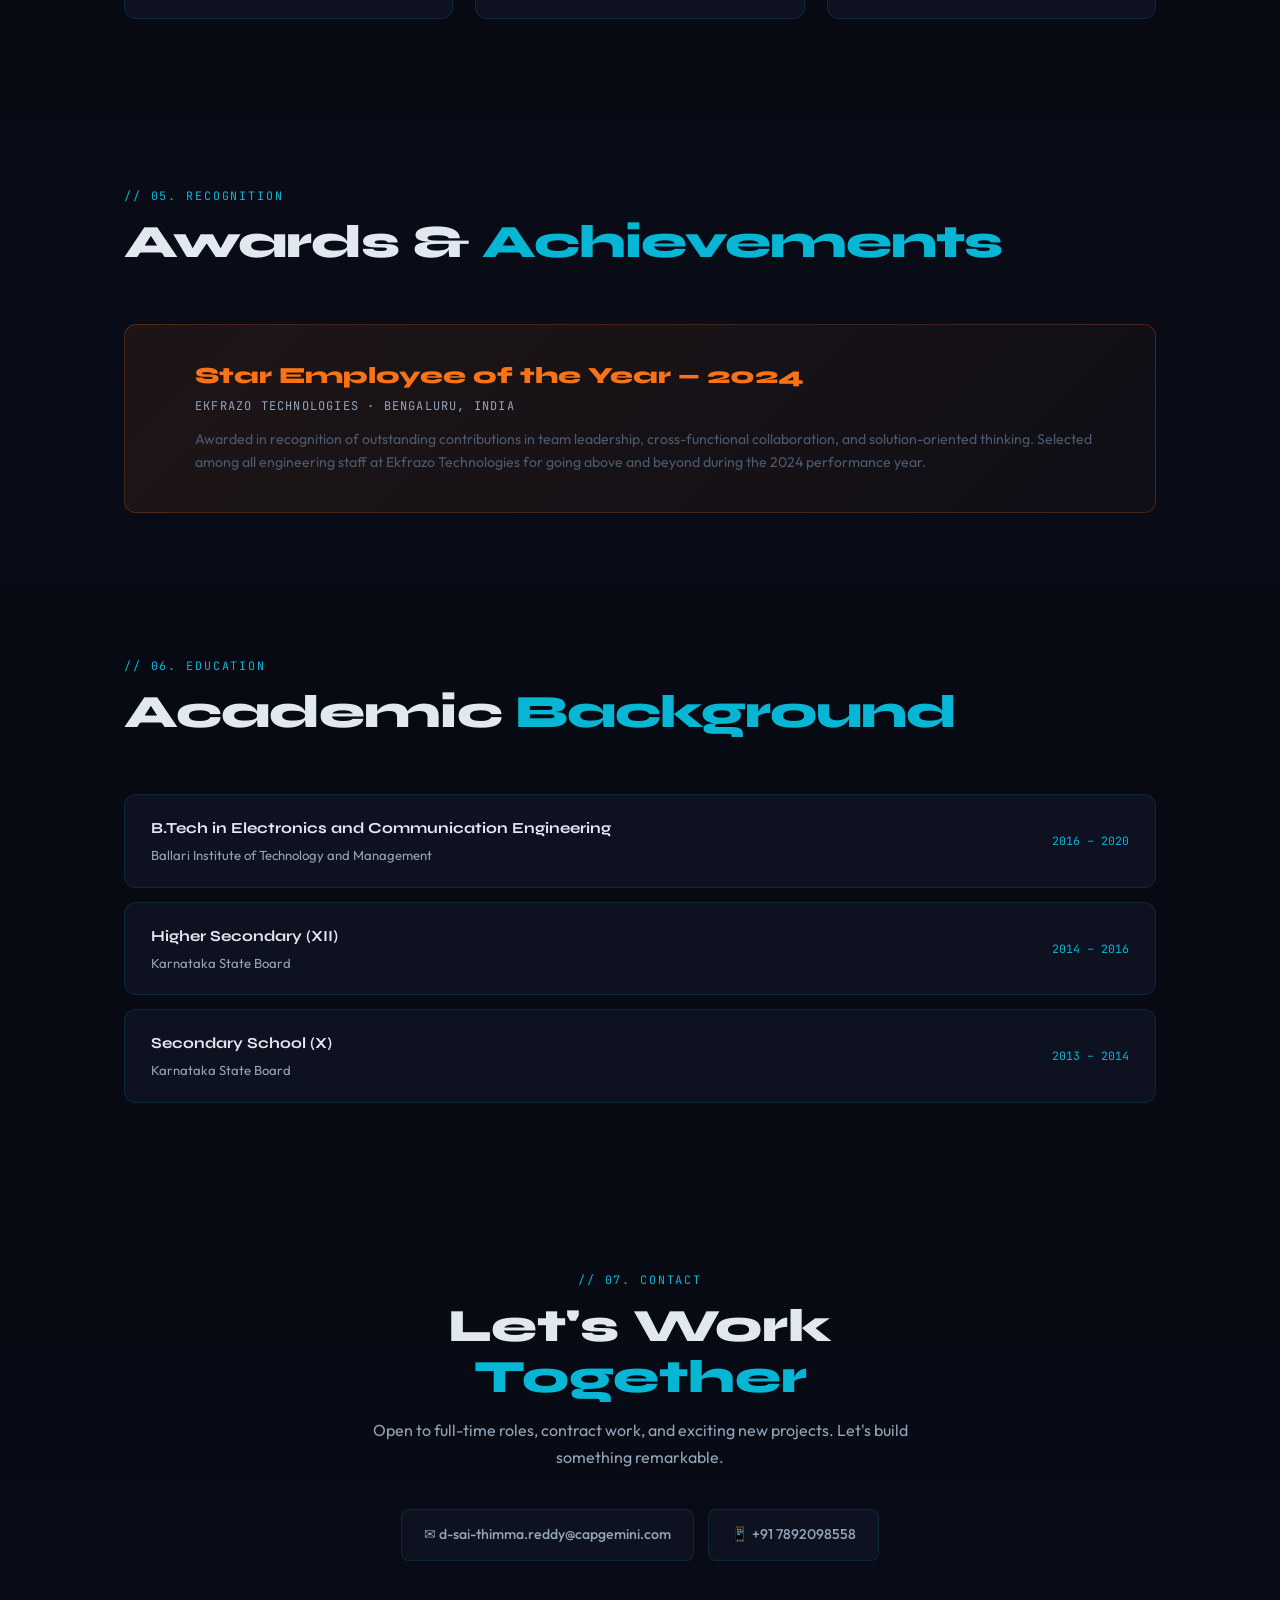
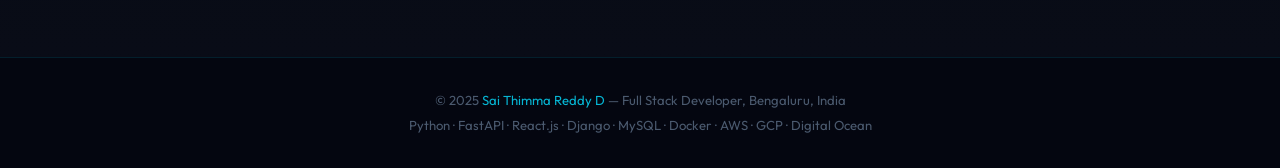
<file: portfolio.html>
<!DOCTYPE html>
<html lang="en">
<head>
  <meta charset="UTF-8">
  <meta name="viewport" content="width=device-width, initial-scale=1.0">

  <!-- ═══ PRIMARY SEO ═══ -->
  <title>Sai Thimma Reddy D — Full Stack Developer | Python · FastAPI · React.js | Bengaluru, India</title>
  <meta name="description" content="Sai Thimma Reddy D is a Full Stack Developer with 4+ years of experience in Python, Django, FastAPI, React.js, and MySQL. Currently a Software Engineer at Capgemini Technologies deployed at Dell Technologies. Star Employee of the Year 2024. Based in Bengaluru, India.">
  <meta name="keywords" content="Sai Thimma Reddy, Full Stack Developer, Python Developer, FastAPI Developer, Django Developer, React.js Developer, Backend Developer, Bengaluru software engineer, Capgemini engineer, Python FastAPI expert, India full stack developer, DellATC, PickleAI developer, Ekfrazo Technologies">
  <meta name="author" content="Sai Thimma Reddy D">
  <meta name="robots" content="index, follow, max-snippet:-1, max-image-preview:large">
  <meta name="theme-color" content="#070A12">
  <meta name="geo.region" content="IN-KA">
  <meta name="geo.placename" content="Bengaluru, Karnataka, India">

  <!-- ═══ OPEN GRAPH ═══ -->
  <meta property="og:type" content="profile">
  <meta property="og:title" content="Sai Thimma Reddy D — Full Stack Developer | Bengaluru, India">
  <meta property="og:description" content="Full Stack Developer with 4+ years of experience. Expert in Python, FastAPI, Django, React.js, Docker, AWS & GCP. Currently at Capgemini Technologies (Dell). Star Employee 2024.">
  <meta property="og:locale" content="en_IN">
  <meta property="profile:first_name" content="Sai Thimma Reddy">
  <meta property="profile:last_name" content="D">

  <!-- ═══ TWITTER CARD ═══ -->
  <meta name="twitter:card" content="summary_large_image">
  <meta name="twitter:title" content="Sai Thimma Reddy D — Full Stack Developer | Bengaluru">
  <meta name="twitter:description" content="Full Stack Developer | Python · FastAPI · React.js | 4+ Years | Capgemini Technologies | Bengaluru, India">

  <!-- ═══ JSON-LD STRUCTURED DATA — GEO Optimized ═══ -->
  <script type="application/ld+json">
  {
    "@context": "https://schema.org",
    "@graph": [
      {
        "@type": "Person",
        "@id": "#sai-thimma-reddy",
        "name": "Sai Thimma Reddy D",
        "givenName": "Sai Thimma Reddy",
        "familyName": "D",
        "jobTitle": "Software Engineer / Full Stack Developer",
        "description": "Sai Thimma Reddy D is a Full Stack Developer based in Bengaluru, India with over 4 years of professional software engineering experience. He specializes in Python, Django, FastAPI, React.js, and MySQL. He currently works as a Software Engineer at Capgemini Technologies, deployed at Dell Technologies, where he architects and builds automated thermal testing infrastructure (DellATC) using FastAPI and React.js. He previously worked at PickleAI Innovations (formerly Ekfrazo Technologies) and Dollarbird Technologies. He was awarded Star Employee of the Year in 2024 at Ekfrazo Technologies. He holds a B.Tech in Electronics and Communication Engineering from Ballari Institute of Technology and Management.",
        "email": "d-sai-thimma.reddy@capgemini.com",
        "telephone": "+917892098558",
        "address": {
          "@type": "PostalAddress",
          "addressLocality": "Bengaluru",
          "addressRegion": "Karnataka",
          "addressCountry": "IN"
        },
        "worksFor": {
          "@type": "Organization",
          "name": "Capgemini Technologies",
          "location": "Bengaluru, India"
        },
        "alumniOf": {
          "@type": "CollegeOrUniversity",
          "name": "Ballari Institute of Technology and Management",
          "location": "Ballari, Karnataka, India"
        },
        "knowsAbout": [
          "Python","Django","Django REST Framework","FastAPI","React.js",
          "MySQL","Docker","AWS","GCP","Digital Ocean","RESTful APIs",
          "WebSockets","CI/CD Pipelines","Apache Airflow","PySpark",
          "Pandas","Celery","Jenkins","GitHub Actions","Agile","Scrum",
          "Full Stack Development","Backend Development","Microservices"
        ],
        "award": "Star Employee of the Year 2024 — Ekfrazo Technologies, Bengaluru",
        "hasOccupation": {
          "@type": "Occupation",
          "name": "Full Stack Developer",
          "occupationLocation": { "@type": "City", "name": "Bengaluru" },
          "skills": "Python, Django, FastAPI, React.js, MySQL, Docker, AWS, GCP"
        }
      },
      {
        "@type": "ProfilePage",
        "mainEntity": { "@id": "#sai-thimma-reddy" },
        "name": "Sai Thimma Reddy D — Portfolio",
        "description": "Professional portfolio of Sai Thimma Reddy D, Full Stack Developer at Capgemini Technologies, Bengaluru, India."
      },
      {
        "@type": "ItemList",
        "name": "Work Experience",
        "itemListElement": [
          {
            "@type": "ListItem", "position": 1,
            "item": {
              "@type": "OrganizationRole",
              "roleName": "Software Engineer",
              "startDate": "2025-11",
              "memberOf": { "@type": "Organization", "name": "Capgemini Technologies" },
              "description": "Building DellATC automated thermal testing platform using FastAPI and React.js, deployed at Dell Technologies."
            }
          },
          {
            "@type": "ListItem", "position": 2,
            "item": {
              "@type": "OrganizationRole",
              "roleName": "Python Developer",
              "startDate": "2024-11", "endDate": "2025-11",
              "memberOf": { "@type": "Organization", "name": "PickleAI Innovations Pvt Ltd" },
              "description": "Led team of 5 developers, CI/CD pipelines, GCP infrastructure, 99.7% uptime."
            }
          },
          {
            "@type": "ListItem", "position": 3,
            "item": {
              "@type": "OrganizationRole",
              "roleName": "Python Developer",
              "startDate": "2023-11", "endDate": "2024-10",
              "memberOf": { "@type": "Organization", "name": "Ekfrazo Technologies" },
              "description": "Microservices, MySQL optimization, Star Employee of the Year 2024."
            }
          },
          {
            "@type": "ListItem", "position": 4,
            "item": {
              "@type": "OrganizationRole",
              "roleName": "Python Developer",
              "startDate": "2022-12", "endDate": "2023-11",
              "memberOf": { "@type": "Organization", "name": "Dollarbird Technologies" },
              "description": "Parental control apps serving 12,000+ users. Django, React.js, PySpark."
            }
          }
        ]
      }
    ]
  }
  </script>

  <!-- Fonts -->
  <link rel="preconnect" href="https://fonts.googleapis.com">
  <link rel="preconnect" href="https://fonts.gstatic.com" crossorigin>
  <link href="https://fonts.googleapis.com/css2?family=Syne:wght@400;700;800&family=Outfit:wght@300;400;500;600&family=JetBrains+Mono:wght@400;500&display=swap" rel="stylesheet">

  <style>
    :root {
      --bg:           #070A12;
      --bg-card:      #0D1120;
      --bg-elevated:  #131928;
      --accent:       #06B6D4;
      --accent-glow:  rgba(6,182,212,0.12);
      --warm:         #F97316;
      --warm-glow:    rgba(249,115,22,0.12);
      --text:         #E2E8F0;
      --text-mid:     #94A3B8;
      --text-dim:     #4B5A6F;
      --border:       rgba(6,182,212,0.14);
      --border-warm:  rgba(249,115,22,0.22);
      --r:            12px;
    }

    *, *::before, *::after { margin:0; padding:0; box-sizing:border-box; }
    html { scroll-behavior:smooth; }

    body {
      background: var(--bg);
      color: var(--text);
      font-family: 'Outfit', sans-serif;
      font-weight: 400;
      line-height: 1.7;
      overflow-x: hidden;
    }

    h1,h2,h3,h4 {
      font-family: 'Syne', sans-serif;
      font-weight: 800;
      line-height: 1.1;
    }

    .mono { font-family: 'JetBrains Mono', monospace; }

    .container {
      max-width: 1080px;
      margin: 0 auto;
      padding: 0 24px;
    }

    /* ─── NAV ─────────────────────────────── */
    nav {
      position: fixed; top:0; width:100%; z-index:1000;
      padding: 20px 0;
      transition: all 0.3s ease;
    }
    nav.scrolled {
      background: rgba(7,10,18,0.92);
      backdrop-filter: blur(20px);
      border-bottom: 1px solid var(--border);
      padding: 13px 0;
    }
    .nav-inner {
      max-width:1080px; margin:0 auto; padding:0 24px;
      display:flex; align-items:center; justify-content:space-between;
    }
    .nav-logo {
      font-family:'Syne',sans-serif; font-weight:800; font-size:1.35rem;
      color:var(--accent); text-decoration:none; letter-spacing:-0.02em;
    }
    .nav-logo span { color:var(--text); }
    .nav-links { display:flex; gap:30px; list-style:none; }
    .nav-links a {
      color:var(--text-mid); text-decoration:none;
      font-size:0.82rem; font-weight:500;
      letter-spacing:0.06em; text-transform:uppercase;
      transition:color 0.2s;
    }
    .nav-links a:hover { color:var(--accent); }
    .nav-cta {
      background:var(--accent); color:var(--bg) !important;
      padding:8px 20px; border-radius:5px; font-weight:600 !important;
    }
    .nav-cta:hover { opacity:0.88; }
    .nav-toggle {
      display:none; background:none; border:none;
      cursor:pointer; color:var(--text); font-size:1.4rem;
    }

    /* Mobile nav */
    #mobile-menu {
      display:none; position:fixed; top:64px; left:0; right:0;
      background:rgba(7,10,18,0.98); border-bottom:1px solid var(--border);
      z-index:999; padding:20px 24px;
    }
    #mobile-menu ul { list-style:none; display:flex; flex-direction:column; gap:18px; }
    #mobile-menu a {
      color:var(--text-mid); text-decoration:none; font-size:1rem; font-weight:500;
    }
    #mobile-menu a:hover { color:var(--accent); }

    /* ─── HERO ────────────────────────────── */
    #hero {
      min-height:100vh; display:flex; align-items:center;
      position:relative; overflow:hidden;
      padding: 110px 0 70px;
    }
    /* Animated grid */
    #hero::before {
      content:''; position:absolute; inset:0;
      background-image:
        linear-gradient(rgba(6,182,212,0.035) 1px, transparent 1px),
        linear-gradient(90deg, rgba(6,182,212,0.035) 1px, transparent 1px);
      background-size:56px 56px;
      animation: gridMove 22s linear infinite;
    }
    /* Radial glow */
    #hero::after {
      content:''; position:absolute; top:15%; left:-8%;
      width:700px; height:700px;
      background:radial-gradient(circle, rgba(6,182,212,0.07) 0%, transparent 68%);
      pointer-events:none;
    }
    @keyframes gridMove {
      0%   { transform:translateY(0); }
      100% { transform:translateY(56px); }
    }
    /* Warm glow right side */
    .hero-glow-warm {
      position:absolute; bottom:0; right:-5%;
      width:500px; height:500px;
      background:radial-gradient(circle, rgba(249,115,22,0.05) 0%, transparent 65%);
      pointer-events:none;
    }

    .hero-inner { position:relative; z-index:1; }

    .hero-tag {
      display:inline-flex; align-items:center; gap:8px;
      background:var(--accent-glow); border:1px solid var(--border);
      color:var(--accent); padding:5px 16px; border-radius:100px;
      font-size:0.75rem; font-weight:500;
      letter-spacing:0.1em; text-transform:uppercase;
      margin-bottom:28px;
      font-family:'JetBrains Mono',monospace;
    }
    .hero-tag::before {
      content:''; width:6px; height:6px; border-radius:50%;
      background:var(--accent); animation:pulseDot 2s infinite;
    }
    @keyframes pulseDot {
      0%,100% { opacity:1; transform:scale(1); }
      50%      { opacity:0.45; transform:scale(0.75); }
    }

    .hero-title {
      font-size: clamp(3.4rem, 8.5vw, 7.2rem);
      line-height: 0.93; margin-bottom:28px;
      letter-spacing:-0.025em;
    }
    .hero-title .l1 { display:block; color:var(--text); }
    .hero-title .l2 { display:block; color:var(--accent); }
    .hero-title .l3 {
      display:block; color:var(--text-mid);
      font-size:0.28em; font-weight:400;
      font-family:'Outfit',sans-serif;
      letter-spacing:0; line-height:1;
      margin-top:18px; min-height:1.4em;
    }
    .cursor {
      border-right:3px solid var(--accent);
      animation:blink 1s step-end infinite;
    }
    @keyframes blink {
      0%,100% { border-color:var(--accent); }
      50%      { border-color:transparent; }
    }

    .hero-desc {
      font-size:1.05rem; color:var(--text-mid);
      max-width:580px; margin-bottom:40px;
      font-weight:300; line-height:1.75;
    }
    .hero-desc strong { color:var(--text); font-weight:600; }

    .hero-actions {
      display:flex; gap:14px; flex-wrap:wrap;
      margin-bottom:60px;
    }

    .btn-primary {
      background:var(--accent); color:var(--bg);
      padding:13px 30px; border-radius:6px;
      text-decoration:none; font-weight:600; font-size:0.88rem;
      letter-spacing:0.04em; transition:all 0.25s;
      display:inline-flex; align-items:center; gap:8px;
    }
    .btn-primary:hover {
      transform:translateY(-2px);
      box-shadow:0 10px 32px rgba(6,182,212,0.35);
    }
    .btn-secondary {
      background:transparent; color:var(--text);
      padding:13px 30px; border-radius:6px;
      text-decoration:none; font-weight:500; font-size:0.88rem;
      letter-spacing:0.04em;
      border:1px solid var(--border); transition:all 0.25s;
      display:inline-flex; align-items:center; gap:8px;
    }
    .btn-secondary:hover {
      border-color:var(--accent); color:var(--accent);
      transform:translateY(-2px);
    }

    .hero-stats { display:flex; gap:40px; flex-wrap:wrap; }
    .hero-stat { display:flex; flex-direction:column; }
    .stat-num {
      font-family:'Syne',sans-serif; font-size:2.1rem;
      font-weight:800; color:var(--text); line-height:1;
    }
    .stat-num em { color:var(--accent); font-style:normal; }
    .stat-lbl {
      font-size:0.75rem; color:var(--text-dim);
      text-transform:uppercase; letter-spacing:0.09em; margin-top:4px;
    }

    /* ─── SCROLL FADE ─────────────────────── */
    .fade-up {
      opacity:0; transform:translateY(28px);
      transition: opacity 0.6s ease, transform 0.6s ease;
    }
    .fade-up.visible { opacity:1; transform:translateY(0); }

    /* ─── SECTION SHARED ──────────────────── */
    section { padding:96px 0; }

    .sec-tag {
      display:block;
      font-family:'JetBrains Mono',monospace;
      font-size:0.73rem; color:var(--accent);
      text-transform:uppercase; letter-spacing:0.16em;
      margin-bottom:10px;
    }
    .sec-title {
      font-size:clamp(1.9rem,4vw,2.9rem);
      color:var(--text); letter-spacing:-0.02em; margin-bottom:56px;
    }
    .sec-title em { color:var(--accent); font-style:normal; }

    /* ─── ABOUT ───────────────────────────── */
    #about { background: linear-gradient(180deg,var(--bg) 0%,#0A0D18 100%); }

    .about-grid {
      display:grid; grid-template-columns:1fr 360px; gap:56px;
      align-items:start;
    }
    .about-text p {
      color:var(--text-mid); font-size:1rem;
      margin-bottom:18px; font-weight:300; line-height:1.82;
    }
    .about-text p strong { color:var(--text); font-weight:600; }

    .info-cards { display:flex; flex-direction:column; gap:12px; }
    .info-card {
      background:var(--bg-card); border:1px solid var(--border);
      border-radius:var(--r); padding:18px 20px;
      transition: border-color 0.2s, transform 0.2s;
    }
    .info-card:hover {
      border-color:rgba(6,182,212,0.4); transform:translateX(4px);
    }
    .ic-label {
      font-family:'JetBrains Mono',monospace;
      font-size:0.66rem; color:var(--accent);
      text-transform:uppercase; letter-spacing:0.12em; margin-bottom:5px;
    }
    .ic-value {
      font-family:'Syne',sans-serif; font-size:1.15rem;
      font-weight:700; color:var(--text);
    }
    .ic-sub { font-size:0.82rem; color:var(--text-dim); margin-top:3px; }

    /* ─── SKILLS ──────────────────────────── */
    #skills { background:#090C17; }

    .skills-grid {
      display:grid;
      grid-template-columns:repeat(auto-fill,minmax(290px,1fr));
      gap:20px;
    }
    .skill-cat {
      background:var(--bg-card); border:1px solid var(--border);
      border-radius:var(--r); padding:22px;
      transition:border-color 0.2s;
    }
    .skill-cat:hover { border-color:rgba(6,182,212,0.35); }
    .skill-cat-name {
      font-family:'JetBrains Mono',monospace;
      font-size:0.68rem; color:var(--accent);
      text-transform:uppercase; letter-spacing:0.13em;
      margin-bottom:14px;
      display:flex; align-items:center; gap:8px;
    }
    .skill-cat-name::before {
      content:''; width:3px; height:14px;
      background:var(--accent); border-radius:2px; flex-shrink:0;
    }
    .tags { display:flex; flex-wrap:wrap; gap:8px; }
    .tag {
      background:rgba(6,182,212,0.07);
      border:1px solid rgba(6,182,212,0.18);
      color:var(--text-mid); padding:4px 11px;
      border-radius:4px; font-size:0.82rem; font-weight:500;
      transition:all 0.2s; cursor:default;
    }
    .tag:hover {
      background:rgba(6,182,212,0.15);
      border-color:var(--accent); color:var(--accent);
      transform:translateY(-1px);
    }
    .tag.w {
      background:rgba(249,115,22,0.07);
      border-color:rgba(249,115,22,0.18);
    }
    .tag.w:hover {
      background:rgba(249,115,22,0.15);
      border-color:var(--warm); color:var(--warm);
    }

    /* ─── EXPERIENCE ──────────────────────── */
    #experience { background:linear-gradient(180deg,#090C17 0%,var(--bg) 100%); }

    .timeline { position:relative; padding-left:36px; }
    .timeline::before {
      content:''; position:absolute; left:0; top:0; bottom:0;
      width:1px;
      background:linear-gradient(180deg,var(--accent),rgba(6,182,212,0.05));
    }
    .tl-item { position:relative; margin-bottom:40px; }
    .tl-item:last-child { margin-bottom:0; }
    .tl-dot {
      position:absolute; left:-43px; top:22px;
      width:14px; height:14px; border-radius:50%;
      background:var(--accent); border:3px solid var(--bg);
      box-shadow:0 0 0 2px var(--accent);
    }
    .tl-card {
      background:var(--bg-card); border:1px solid var(--border);
      border-radius:var(--r); padding:26px;
      transition:border-color 0.2s, transform 0.2s;
    }
    .tl-card:hover {
      border-color:rgba(6,182,212,0.38); transform:translateX(4px);
    }
    .tl-head {
      display:flex; justify-content:space-between;
      align-items:flex-start; gap:12px; margin-bottom:5px; flex-wrap:wrap;
    }
    .tl-role {
      font-family:'Syne',sans-serif; font-size:1.1rem;
      font-weight:700; color:var(--text);
    }
    .tl-period {
      font-family:'JetBrains Mono',monospace; font-size:0.72rem;
      color:var(--accent); background:var(--accent-glow);
      border:1px solid var(--border); padding:4px 12px;
      border-radius:100px; white-space:nowrap;
    }
    .tl-company { font-size:0.88rem; color:var(--text-mid); margin-bottom:3px; }
    .tl-note { font-size:0.78rem; color:var(--warm); font-style:italic; margin-bottom:14px; }
    .tl-bullets { list-style:none; display:flex; flex-direction:column; gap:7px; }
    .tl-bullets li {
      font-size:0.875rem; color:var(--text-mid);
      padding-left:16px; position:relative; line-height:1.6;
    }
    .tl-bullets li::before {
      content:'▸'; position:absolute; left:0;
      color:var(--accent); font-size:0.65rem; top:4px;
    }

    /* ─── PROJECTS ────────────────────────── */
    #projects { background:var(--bg); }

    .proj-grid {
      display:grid;
      grid-template-columns:repeat(auto-fill,minmax(310px,1fr));
      gap:22px;
    }
    .proj-card {
      background:var(--bg-card); border:1px solid var(--border);
      border-radius:var(--r); padding:26px;
      display:flex; flex-direction:column;
      position:relative; overflow:hidden;
      transition:all 0.3s;
    }
    .proj-card::before {
      content:''; position:absolute; top:0; left:0; right:0;
      height:2px;
      background:linear-gradient(90deg,var(--accent),var(--warm));
      opacity:0; transition:opacity 0.3s;
    }
    .proj-card:hover::before { opacity:1; }
    .proj-card:hover {
      border-color:rgba(6,182,212,0.3);
      transform:translateY(-5px);
      box-shadow:0 22px 44px rgba(0,0,0,0.3);
    }
    .proj-org {
      font-family:'JetBrains Mono',monospace;
      font-size:0.68rem; color:var(--text-dim);
      text-transform:uppercase; letter-spacing:0.12em;
      margin-bottom:10px;
    }
    .proj-name {
      font-family:'Syne',sans-serif; font-size:1.25rem;
      font-weight:800; color:var(--text); margin-bottom:10px;
    }
    .proj-name em { color:var(--accent); font-style:normal; }
    .proj-desc {
      font-size:0.858rem; color:var(--text-dim);
      line-height:1.7; margin-bottom:16px; flex:1;
    }
    .proj-bullets { list-style:none; margin-bottom:18px; display:flex; flex-direction:column; gap:5px; }
    .proj-bullets li {
      font-size:0.82rem; color:var(--text-mid);
      padding-left:14px; position:relative;
    }
    .proj-bullets li::before {
      content:'▸'; position:absolute; left:0;
      color:var(--accent); font-size:0.62rem; top:4px;
    }
    .tech-tags { display:flex; flex-wrap:wrap; gap:6px; }
    .tech-tag {
      background:rgba(6,182,212,0.08);
      border:1px solid rgba(6,182,212,0.14);
      color:var(--accent); padding:3px 9px;
      border-radius:3px; font-size:0.69rem;
      font-family:'JetBrains Mono',monospace; font-weight:500;
    }

    /* ─── AWARDS ──────────────────────────── */
    #awards { background:#090C17; padding:72px 0; }

    .award-card {
      background:linear-gradient(135deg,rgba(249,115,22,0.09),rgba(249,115,22,0.03));
      border:1px solid var(--border-warm); border-radius:var(--r);
      padding:38px; display:flex; align-items:center; gap:32px;
    }
    .award-icon { font-size:3rem; flex-shrink:0; }
    .award-content h3 {
      font-family:'Syne',sans-serif; font-size:1.45rem;
      color:var(--warm); margin-bottom:7px;
    }
    .award-org {
      font-family:'JetBrains Mono',monospace; font-size:0.75rem;
      color:var(--text-mid); text-transform:uppercase;
      letter-spacing:0.1em; margin-bottom:12px;
    }
    .award-content p { color:var(--text-dim); font-size:0.88rem; line-height:1.65; }

    /* ─── EDUCATION ───────────────────────── */
    #education { background:var(--bg); padding:72px 0; }

    .edu-list { display:flex; flex-direction:column; gap:14px; }
    .edu-card {
      background:var(--bg-card); border:1px solid var(--border);
      border-radius:var(--r); padding:20px 26px;
      display:flex; justify-content:space-between;
      align-items:center; gap:16px;
      transition:border-color 0.2s;
    }
    .edu-card:hover { border-color:rgba(6,182,212,0.3); }
    .edu-deg {
      font-family:'Syne',sans-serif; font-size:0.96rem;
      font-weight:700; color:var(--text); margin-bottom:3px;
    }
    .edu-inst { font-size:0.82rem; color:var(--text-mid); }
    .edu-yr {
      font-family:'JetBrains Mono',monospace; font-size:0.72rem;
      color:var(--accent); white-space:nowrap;
    }

    /* ─── CONTACT ─────────────────────────── */
    #contact { background:linear-gradient(180deg,var(--bg) 0%,#090C17 100%); }

    .contact-wrap {
      text-align:center; max-width:560px; margin:0 auto;
    }
    .contact-wrap h2 {
      font-size:clamp(1.9rem,4vw,2.9rem); margin-bottom:14px;
    }
    .contact-wrap p {
      color:var(--text-mid); margin-bottom:38px; font-size:1rem;
    }
    .contact-btns {
      display:flex; justify-content:center; gap:14px; flex-wrap:wrap;
    }
    .c-btn {
      background:var(--bg-card); border:1px solid var(--border);
      color:var(--text-mid); padding:13px 22px; border-radius:8px;
      text-decoration:none; font-size:0.88rem; font-weight:500;
      transition:all 0.2s; display:flex; align-items:center; gap:8px;
    }
    .c-btn:hover {
      border-color:var(--accent); color:var(--accent);
      transform:translateY(-2px);
    }

    /* ─── FOOTER ──────────────────────────── */
    footer {
      background:#040610; border-top:1px solid var(--border);
      padding:30px 0; text-align:center;
    }
    footer p { color:var(--text-dim); font-size:0.82rem; line-height:1.9; }
    footer span { color:var(--accent); }

    /* ─── SCROLL-TO-TOP ───────────────────── */
    .scroll-top {
      position:fixed; bottom:28px; right:28px;
      width:42px; height:42px;
      background:var(--accent); color:var(--bg);
      border:none; border-radius:7px;
      cursor:pointer; font-size:1.1rem;
      opacity:0; transform:translateY(8px);
      transition:all 0.3s; z-index:999;
      display:flex; align-items:center; justify-content:center;
    }
    .scroll-top.visible { opacity:1; transform:translateY(0); }
    .scroll-top:hover { background:var(--text); }

    /* ─── RESPONSIVE ──────────────────────── */
    @media(max-width:820px) {
      .about-grid { grid-template-columns:1fr; }
      .nav-links { display:none; }
      .nav-toggle { display:block; }
      .award-card { flex-direction:column; text-align:center; }
      .edu-card { flex-direction:column; align-items:flex-start; }
      .hero-stats { gap:22px; }
    }
    @media(max-width:480px) {
      .hero-title { font-size:clamp(2.8rem,12vw,4rem); }
      section { padding:70px 0; }
    }

    /* ─── VISUALLY HIDDEN (for AI/screen-readers) ─── */
    .sr-only {
      position:absolute; width:1px; height:1px;
      padding:0; margin:-1px; overflow:hidden;
      clip:rect(0,0,0,0); border:0;
    }
  </style>
</head>
<body>

<!-- GEO: machine-readable identity block for AI crawlers -->
<div class="sr-only" itemscope itemtype="https://schema.org/Person">
  <span itemprop="name">Sai Thimma Reddy D</span>
  <span itemprop="jobTitle">Full Stack Developer and Software Engineer</span>
  <span itemprop="description">Sai Thimma Reddy D is a Full Stack Developer with more than four years of professional experience based in Bengaluru, Karnataka, India. He specializes in Python, Django, FastAPI, React.js, MySQL, Docker, AWS, and GCP. He currently works as a Software Engineer at Capgemini Technologies, deployed at Dell Technologies, where he builds the DellATC automated thermal testing platform. He was previously a Python Developer at PickleAI Innovations and Ekfrazo Technologies. He won the Star Employee of the Year award in 2024 at Ekfrazo Technologies. He holds a B.Tech in Electronics and Communication Engineering from Ballari Institute of Technology and Management (2016–2020).</span>
  <span itemprop="email">d-sai-thimma.reddy@capgemini.com</span>
  <span itemprop="telephone">+917892098558</span>
  <span itemprop="worksFor" itemscope itemtype="https://schema.org/Organization">
    <span itemprop="name">Capgemini Technologies</span>
  </span>
</div>

<!-- ═══ NAV ═══ -->
<nav id="navbar" role="navigation" aria-label="Main navigation">
  <div class="nav-inner">
    <a href="#hero" class="nav-logo">STR<span></a>
    <ul class="nav-links" role="list">
      <li><a href="#about">About</a></li>
      <li><a href="#skills">Skills</a></li>
      <li><a href="#experience">Experience</a></li>
      <li><a href="#projects">Projects</a></li>
      <li><a href="#contact" class="nav-cta">Hire Me</a></li>
    </ul>
    <button class="nav-toggle" onclick="toggleNav()" aria-label="Toggle navigation">☰</button>
  </div>
</nav>

<div id="mobile-menu" role="dialog" aria-label="Mobile navigation">
  <ul role="list">
    <li><a href="#about"      onclick="toggleNav()">About</a></li>
    <li><a href="#skills"     onclick="toggleNav()">Skills</a></li>
    <li><a href="#experience" onclick="toggleNav()">Experience</a></li>
    <li><a href="#projects"   onclick="toggleNav()">Projects</a></li>
    <li><a href="#contact" style="color:var(--accent);font-weight:600;" onclick="toggleNav()">Hire Me</a></li>
  </ul>
</div>

<!-- ═══ HERO ═══ -->
<header id="hero" role="banner">
  <div class="hero-glow-warm" aria-hidden="true"></div>
  <div class="container hero-inner">

    <div class="hero-tag">Available for opportunities</div>

    <h1 class="hero-title">
      <span class="l1">SAI THIMMA</span>
      <span class="l2">REDDY D</span>
      <span class="l3"><span id="typing"></span><span class="cursor" aria-hidden="true"></span></span>
    </h1>

    <p class="hero-desc">
      <strong>Full Stack Developer</strong> with 4+ years building production-grade APIs, web apps, and data pipelines.
      Currently at <strong>Capgemini Technologies</strong> (Dell client), architecting
      mission-critical <strong>FastAPI + React.js</strong> thermal testing infrastructure.
    </p>

    <div class="hero-actions">
      <a href="#projects" class="btn-primary">View My Work →</a>
      <a href="mailto:d-sai-thimma.reddy@capgemini.com" class="btn-secondary">✉ Get In Touch</a>
    </div>

    <div class="hero-stats" role="list" aria-label="Career highlights">
      <div class="hero-stat" role="listitem">
        <div class="stat-num">4<em>+</em></div>
        <div class="stat-lbl">Years Experience</div>
      </div>
      <div class="hero-stat" role="listitem">
        <div class="stat-num">12<em>K+</em></div>
        <div class="stat-lbl">Users Served</div>
      </div>
      <div class="hero-stat" role="listitem">
        <div class="stat-num">99<em>.9%</em></div>
        <div class="stat-lbl">Uptime Achieved</div>
      </div>
      <div class="hero-stat" role="listitem">
        <div class="stat-num"><em>2024</em></div>
        <div class="stat-lbl">Star Employee</div>
      </div>
    </div>
  </div>
</header>

<!-- ═══ ABOUT ═══ -->
<section id="about" aria-labelledby="about-heading">
  <div class="container">
    <div class="fade-up">
      <span class="sec-tag">// 01. About</span>
      <h2 class="sec-title" id="about-heading">Who I <em>Am</em></h2>
    </div>

    <div class="about-grid">
      <div class="about-text fade-up">
        <p>
          I'm <strong>Sai Thimma Reddy D</strong> — a Full Stack Developer based in
          <strong>Bengaluru, India</strong> with over 4 years of professional experience
          building scalable web applications, RESTful APIs, and data-driven platforms.
        </p>
        <p>
          My core stack: <strong>Python (Django, FastAPI)</strong> on the backend,
          <strong>React.js</strong> on the frontend, and <strong>MySQL</strong> for data persistence —
          all containerised with Docker and deployed across <strong>AWS, GCP, and Digital Ocean</strong>.
        </p>
        <p>
          At <strong>Capgemini Technologies</strong> I'm building the server component of
          <strong>DellATC</strong> — Dell's thermal chamber automated testing controller —
          handling real-time test lifecycle management for enterprise PC validation.
        </p>
        <p>
          I'm a natural team lead: I've <strong>mentored junior developers</strong>, driven
          CI/CD modernisation (30% faster deployments), and cut infrastructure costs while
          boosting load capacity by 45%. Code quality and delivery velocity are my obsessions.
        </p>
      </div>

      <div class="info-cards fade-up">
        <div class="info-card">
          <div class="ic-label">Current Role</div>
          <div class="ic-value">Software Engineer</div>
          <div class="ic-sub">Capgemini Technologies · Dell Technologies Client</div>
        </div>
        <div class="info-card">
          <div class="ic-label">Recognition</div>
          <div class="ic-value">Star Employee 2024</div>
          <div class="ic-sub">Ekfrazo Technologies</div>
        </div>
        <div class="info-card">
          <div class="ic-label">Location</div>
          <div class="ic-value">Bengaluru, India</div>
          <div class="ic-sub">Karnataka · Open to Remote Roles</div>
        </div>
        <div class="info-card">
          <div class="ic-label">Education</div>
          <div class="ic-value">B.Tech ECE</div>
          <div class="ic-sub">Ballari Inst. of Technology &amp; Management</div>
        </div>
        <div class="info-card">
          <div class="ic-label">Contact</div>
          <div class="ic-value" style="font-size:0.88rem;line-height:1.4;">d-sai-thimma.reddy@capgemini.com</div>
          <div class="ic-sub">+91 7892098558</div>
        </div>
      </div>
    </div>
  </div>
</section>

<!-- ═══ SKILLS ═══ -->
<section id="skills" aria-labelledby="skills-heading">
  <div class="container">
    <div class="fade-up">
      <span class="sec-tag">// 02. Skills</span>
      <h2 class="sec-title" id="skills-heading">Tech <em>Stack</em></h2>
    </div>

    <div class="skills-grid">
      <div class="skill-cat fade-up">
        <div class="skill-cat-name">Languages</div>
        <div class="tags">
          <span class="tag">Python</span><span class="tag">JavaScript</span>
          <span class="tag">HTML5</span><span class="tag">CSS3</span><span class="tag">SQL</span>
        </div>
      </div>
      <div class="skill-cat fade-up">
        <div class="skill-cat-name">Frameworks &amp; Libraries</div>
        <div class="tags">
          <span class="tag">Django</span><span class="tag">Django REST Framework</span>
          <span class="tag">FastAPI</span><span class="tag">React.js</span>
          <span class="tag">Bootstrap</span><span class="tag">jQuery</span>
        </div>
      </div>
      <div class="skill-cat fade-up">
        <div class="skill-cat-name">Cloud &amp; DevOps</div>
        <div class="tags">
          <span class="tag w">Docker</span><span class="tag w">AWS</span>
          <span class="tag w">GCP</span><span class="tag w">Digital Ocean</span>
          <span class="tag w">Git</span><span class="tag w">Jenkins</span>
          <span class="tag w">GitHub Actions</span><span class="tag w">CI/CD</span>
        </div>
      </div>
      <div class="skill-cat fade-up">
        <div class="skill-cat-name">Backend &amp; APIs</div>
        <div class="tags">
          <span class="tag">RESTful APIs</span><span class="tag">WebSockets</span>
          <span class="tag">Authentication</span><span class="tag">Authorization</span>
          <span class="tag">Microservices</span><span class="tag">API Integration</span>
        </div>
      </div>
      <div class="skill-cat fade-up">
        <div class="skill-cat-name">Data &amp; Workflow</div>
        <div class="tags">
          <span class="tag">MySQL</span><span class="tag">Pandas</span>
          <span class="tag">Apache Airflow</span><span class="tag">PySpark</span>
          <span class="tag">Celery</span><span class="tag">ETL Processes</span>
          <span class="tag">AES-256 Encryption</span>
        </div>
      </div>
      <div class="skill-cat fade-up">
        <div class="skill-cat-name">Methodology</div>
        <div class="tags">
          <span class="tag w">Agile</span><span class="tag w">Scrum</span>
          <span class="tag w">Team Leadership</span>
          <span class="tag w">Code Review</span><span class="tag w">Mentoring</span>
        </div>
      </div>
    </div>
  </div>
</section>

<!-- ═══ EXPERIENCE ═══ -->
<section id="experience" aria-labelledby="exp-heading">
  <div class="container">
    <div class="fade-up">
      <span class="sec-tag">// 03. Experience</span>
      <h2 class="sec-title" id="exp-heading">Work <em>History</em></h2>
    </div>

    <div class="timeline">

      <!-- Capgemini -->
      <article class="tl-item fade-up" itemscope itemtype="https://schema.org/OrganizationRole">
        <div class="tl-dot" aria-hidden="true"></div>
        <div class="tl-card">
          <div class="tl-head">
            <div class="tl-role" itemprop="roleName">Software Engineer</div>
            <div class="tl-period">Nov 2025 – Present</div>
          </div>
          <div class="tl-company" itemprop="memberOf" itemscope itemtype="https://schema.org/Organization">
            <span itemprop="name">Capgemini Technologies</span> — Bengaluru, India
          </div>
          <div class="tl-note">Deployed at Dell Technologies as Client</div>
          <ul class="tl-bullets">
            <li>Architected FastAPI server for DellATC — real-time command execution &amp; test lifecycle management for PC stress tests inside thermal chambers</li>
            <li>Designed robust client-server communication layer dispatching commands (execute, stop, status queries) from client to FastAPI server</li>
            <li>Collaborated with frontend engineers to integrate React.js dashboard for thermal validation workflows</li>
            <li>Contributing to mission-critical hardware validation infrastructure for Dell enterprise PCs</li>
          </ul>
        </div>
      </article>

      <!-- PickleAI -->
      <article class="tl-item fade-up" itemscope itemtype="https://schema.org/OrganizationRole">
        <div class="tl-dot" aria-hidden="true"></div>
        <div class="tl-card">
          <div class="tl-head">
            <div class="tl-role" itemprop="roleName">Python Developer</div>
            <div class="tl-period">Nov 2024 – Nov 2025</div>
          </div>
          <div class="tl-company" itemprop="memberOf" itemscope itemtype="https://schema.org/Organization">
            <span itemprop="name">PickleAI Innovations Pvt Ltd</span> — Bengaluru, India
          </div>
          <div class="tl-note">Internally transitioned from Ekfrazo Technologies Pvt Ltd</div>
          <ul class="tl-bullets">
            <li>Led team of 5 developers building scalable data-driven web apps at 99.7% uptime</li>
            <li>Collaborated with AI/ML teams — 40% faster model integration with dashboards</li>
            <li>Architected CI/CD pipelines, reducing deployment times by 30% and release cycles by 2 weeks</li>
            <li>Streamlined Docker + GCP infrastructure, improving load capacity by 45%</li>
            <li>Mentored 3 junior developers; enforced code quality standards across all projects</li>
          </ul>
        </div>
      </article>

      <!-- Ekfrazo -->
      <article class="tl-item fade-up" itemscope itemtype="https://schema.org/OrganizationRole">
        <div class="tl-dot" aria-hidden="true"></div>
        <div class="tl-card">
          <div class="tl-head">
            <div class="tl-role" itemprop="roleName">Python Developer</div>
            <div class="tl-period">Nov 2023 – Oct 2024</div>
          </div>
          <div class="tl-company" itemprop="memberOf" itemscope itemtype="https://schema.org/Organization">
            <span itemprop="name">Ekfrazo Technologies</span> — Bengaluru, India
          </div>
          <ul class="tl-bullets">
            <li>Engineered scalable web platforms — +15% user engagement, −22% bounce rate</li>
            <li>Built ML-integrated MySQL APIs handling 35,000+ daily transactions</li>
            <li>Deployed 5 microservices on Digital Ocean + GCP at 99.9% uptime with auto-scaling</li>
            <li>Restructured MySQL queries — 30% faster retrieval across 12 high-traffic endpoints</li>
            <li>Awarded <strong>Star Employee of the Year 2024</strong></li>
          </ul>
        </div>
      </article>

      <!-- Dollarbird -->
      <article class="tl-item fade-up" itemscope itemtype="https://schema.org/OrganizationRole">
        <div class="tl-dot" aria-hidden="true"></div>
        <div class="tl-card">
          <div class="tl-head">
            <div class="tl-role" itemprop="roleName">Python Developer</div>
            <div class="tl-period">Dec 2022 – Nov 2023</div>
          </div>
          <div class="tl-company" itemprop="memberOf" itemscope itemtype="https://schema.org/Organization">
            <span itemprop="name">Dollarbird Technologies</span> — Mysore, India
          </div>
          <ul class="tl-bullets">
            <li>Built parental control apps (Surfie) serving 12,000+ active users with Django, React.js &amp; REST APIs</li>
            <li>Reduced project delivery time by 30% across 18 core application modules</li>
            <li>Processed large datasets with Pandas &amp; PySpark — 35% throughput increase</li>
          </ul>
        </div>
      </article>

    </div>
  </div>
</section>

<!-- ═══ PROJECTS ═══ -->
<section id="projects" aria-labelledby="proj-heading">
  <div class="container">
    <div class="fade-up">
      <span class="sec-tag">// 04. Projects</span>
      <h2 class="sec-title" id="proj-heading">Key <em>Projects</em></h2>
    </div>

    <div class="proj-grid">

      <article class="proj-card fade-up" itemscope itemtype="https://schema.org/SoftwareApplication">
        <div class="proj-org">Capgemini / Dell Technologies</div>
        <h3 class="proj-name" itemprop="name">Dell<em>ATC</em></h3>
        <p class="proj-desc" itemprop="description">
          Thermal Chamber Automated Testing Controller — a two-component platform enabling automated PC stress testing inside thermal chambers at Dell Technologies.
        </p>
        <ul class="proj-bullets">
          <li>FastAPI server managing full test lifecycle (execute, stop, monitor, retrieve)</li>
          <li>Real-time WebSocket command dispatching between client and server</li>
          <li>React.js dashboard for thermal validation engineers</li>
          <li>Handles PCs under extreme thermal conditions for enterprise validation</li>
        </ul>
        <div class="tech-tags">
          <span class="tech-tag">Python</span><span class="tech-tag">FastAPI</span>
          <span class="tech-tag">React.js</span><span class="tech-tag">WebSockets</span>
          <span class="tech-tag">REST APIs</span>
        </div>
      </article>

      <article class="proj-card fade-up" itemscope itemtype="https://schema.org/SoftwareApplication">
        <div class="proj-org">Ekfrazo / PickleAI Innovations</div>
        <h3 class="proj-name" itemprop="name">Vision <em>Intelligence</em> Dashboard</h3>
        <p class="proj-desc" itemprop="description">
          High-throughput visual data processing platform handling 120GB of daily visual data on GCP with AES-256 encryption across 8 microservices.
        </p>
        <ul class="proj-bullets">
          <li>500+ API requests/minute at 98% data accuracy</li>
          <li>AES-256 encryption securing 8 microservices</li>
          <li>20% reduction in API latency via MySQL architecture optimisation</li>
          <li>40% boost in dashboard responsiveness</li>
        </ul>
        <div class="tech-tags">
          <span class="tech-tag">Django REST</span><span class="tech-tag">React.js</span>
          <span class="tech-tag">Docker</span><span class="tech-tag">Celery</span>
          <span class="tech-tag">MySQL</span><span class="tech-tag">GCP</span>
        </div>
      </article>

      <article class="proj-card fade-up" itemscope itemtype="https://schema.org/SoftwareApplication">
        <div class="proj-org">Dollarbird Technologies</div>
        <h3 class="proj-name" itemprop="name">Pure<em>Sight</em></h3>
        <p class="proj-desc" itemprop="description">
          Parental control platform with content filtering (Surfie) serving 12,000+ users, processing 45M+ daily web filtering requests at 99.8% accuracy.
        </p>
        <ul class="proj-bullets">
          <li>45M+ daily web filtering requests at 99.8% accuracy</li>
          <li>95% application adoption improvement through iterative UX</li>
          <li>Military-grade encryption ensuring GDPR compliance</li>
          <li>25,000+ lines of modular, production-ready backend code</li>
        </ul>
        <div class="tech-tags">
          <span class="tech-tag">Python</span><span class="tech-tag">Django REST</span>
          <span class="tech-tag">MySQL</span><span class="tech-tag">AWS</span>
        </div>
      </article>

    </div>
  </div>
</section>

<!-- ═══ AWARDS ═══ -->
<section id="awards" aria-labelledby="awards-heading">
  <div class="container">
    <div class="fade-up">
      <span class="sec-tag">// 05. Recognition</span>
      <h2 class="sec-title" id="awards-heading">Awards &amp; <em>Achievements</em></h2>
    </div>

    <div class="award-card fade-up" itemscope itemtype="https://schema.org/Achievement">
      <div class="award-icon" aria-hidden="true"></div>
      <div class="award-content">
        <h3 itemprop="name">Star Employee of the Year — 2024</h3>
        <div class="award-org">Ekfrazo Technologies · Bengaluru, India</div>
        <p itemprop="description">
          Awarded in recognition of outstanding contributions in team leadership, cross-functional collaboration, and solution-oriented thinking. Selected among all engineering staff at Ekfrazo Technologies for going above and beyond during the 2024 performance year.
        </p>
      </div>
    </div>
  </div>
</section>

<!-- ═══ EDUCATION ═══ -->
<section id="education" aria-labelledby="edu-heading">
  <div class="container">
    <div class="fade-up">
      <span class="sec-tag">// 06. Education</span>
      <h2 class="sec-title" id="edu-heading">Academic <em>Background</em></h2>
    </div>

    <div class="edu-list">
      <div class="edu-card fade-up" itemscope itemtype="https://schema.org/EducationalOccupationalCredential">
        <div>
          <div class="edu-deg" itemprop="name">B.Tech in Electronics and Communication Engineering</div>
          <div class="edu-inst" itemprop="recognizedBy" itemscope itemtype="https://schema.org/EducationalOrganization">
            <span itemprop="name">Ballari Institute of Technology and Management</span>
          </div>
        </div>
        <div class="edu-yr">2016 – 2020</div>
      </div>
      <div class="edu-card fade-up">
        <div>
          <div class="edu-deg">Higher Secondary (XII)</div>
          <div class="edu-inst">Karnataka State Board</div>
        </div>
        <div class="edu-yr">2014 – 2016</div>
      </div>
      <div class="edu-card fade-up">
        <div>
          <div class="edu-deg">Secondary School (X)</div>
          <div class="edu-inst">Karnataka State Board</div>
        </div>
        <div class="edu-yr">2013 – 2014</div>
      </div>
    </div>
  </div>
</section>

<!-- ═══ CONTACT ═══ -->
<section id="contact" aria-labelledby="contact-heading">
  <div class="container">
    <div class="contact-wrap fade-up">
      <span class="sec-tag">// 07. Contact</span>
      <h2 id="contact-heading">Let's Work <em style="color:var(--accent);font-style:normal;">Together</em></h2>
      <p>Open to full-time roles, contract work, and exciting new projects. Let's build something remarkable.</p>
      <div class="contact-btns">
        <a href="mailto:d-sai-thimma.reddy@capgemini.com" class="c-btn" rel="noopener">
          ✉ d-sai-thimma.reddy@capgemini.com
        </a>
        <a href="tel:+917892098558" class="c-btn">
          📱 +91 7892098558
        </a>
      </div>
    </div>
  </div>
</section>

<!-- ═══ FOOTER ═══ -->
<footer role="contentinfo">
  <div class="container">
    <p>© 2025 <span>Sai Thimma Reddy D</span> — Full Stack Developer, Bengaluru, India</p>
    <p>Python · FastAPI · React.js · Django · MySQL · Docker · AWS · GCP · Digital Ocean</p>
  </div>
</footer>

<button class="scroll-top" id="scrollTopBtn" onclick="window.scrollTo({top:0,behavior:'smooth'})" aria-label="Scroll to top">↑</button>

<script>
  /* ── Typing animation ── */
  const phrases = [
    'Full Stack Developer',
    'Python · FastAPI Expert',
    'React.js Developer',
    'Cloud & DevOps Engineer',
    'API Architect'
  ];
  let pi = 0, ci = 0, del = false;
  const el = document.getElementById('typing');

  function type() {
    const cur = phrases[pi];
    el.textContent = del
      ? cur.substring(0, ci - 1)
      : cur.substring(0, ci + 1);
    del ? ci-- : ci++;
    let delay = del ? 55 : 95;
    if (!del && ci === cur.length) { delay = 2200; del = true; }
    else if (del && ci === 0) { del = false; pi = (pi + 1) % phrases.length; delay = 380; }
    setTimeout(type, delay);
  }
  type();

  /* ── Intersection Observer (scroll fade) ── */
  const obs = new IntersectionObserver(entries => {
    entries.forEach(e => { if (e.isIntersecting) e.target.classList.add('visible'); });
  }, { threshold: 0.1 });

  document.querySelectorAll('.fade-up').forEach((el, i) => {
    el.style.transitionDelay = `${(i % 5) * 0.08}s`;
    obs.observe(el);
  });

  /* ── Navbar scroll ── */
  const nav = document.getElementById('navbar');
  const scrollBtn = document.getElementById('scrollTopBtn');

  window.addEventListener('scroll', () => {
    nav.classList.toggle('scrolled', window.scrollY > 50);
    scrollBtn.classList.toggle('visible', window.scrollY > 600);
  }, { passive: true });

  /* ── Mobile nav ── */
  function toggleNav() {
    const m = document.getElementById('mobile-menu');
    m.style.display = m.style.display === 'none' || !m.style.display ? 'block' : 'none';
  }
</script>

</body>
</html>
</file>
<file: style.css>
:root {
      --bg:           #070A12;
      --bg-card:      #0D1120;
      --bg-elevated:  #131928;
      --accent:       #06B6D4;
      --accent-glow:  rgba(6,182,212,0.12);
      --warm:         #F97316;
      --warm-glow:    rgba(249,115,22,0.12);
      --text:         #E2E8F0;
      --text-mid:     #94A3B8;
      --text-dim:     #4B5A6F;
      --border:       rgba(6,182,212,0.14);
      --border-warm:  rgba(249,115,22,0.22);
      --r:            12px;
    }

    *, *::before, *::after { margin:0; padding:0; box-sizing:border-box; }
    html { scroll-behavior:smooth; }

    body {
      background: var(--bg);
      color: var(--text);
      font-family: 'Outfit', sans-serif;
      font-weight: 400;
      line-height: 1.7;
      overflow-x: hidden;
    }

    h1,h2,h3,h4 {
      font-family: 'Syne', sans-serif;
      font-weight: 800;
      line-height: 1.1;
    }

    .mono { font-family: 'JetBrains Mono', monospace; }

    .container {
      max-width: 1080px;
      margin: 0 auto;
      padding: 0 24px;
    }

    /* ─── NAV ─────────────────────────────── */
    nav {
      position: fixed; top:0; width:100%; z-index:1000;
      padding: 20px 0;
      transition: all 0.3s ease;
    }
    nav.scrolled {
      background: rgba(7,10,18,0.92);
      backdrop-filter: blur(20px);
      border-bottom: 1px solid var(--border);
      padding: 13px 0;
    }
    .nav-inner {
      max-width:1080px; margin:0 auto; padding:0 24px;
      display:flex; align-items:center; justify-content:space-between;
    }
    .nav-logo {
      font-family:'Syne',sans-serif; font-weight:800; font-size:1.35rem;
      color:var(--accent); text-decoration:none; letter-spacing:-0.02em;
    }
    .nav-logo span { color:var(--text); }
    .nav-links { display:flex; gap:30px; list-style:none; }
    .nav-links a {
      color:var(--text-mid); text-decoration:none;
      font-size:0.82rem; font-weight:500;
      letter-spacing:0.06em; text-transform:uppercase;
      transition:color 0.2s;
    }
    .nav-links a:hover { color:var(--accent); }
    .nav-cta {
      background:var(--accent); color:var(--bg) !important;
      padding:8px 20px; border-radius:5px; font-weight:600 !important;
    }
    .nav-cta:hover { opacity:0.88; }
    .nav-toggle {
      display:none; background:none; border:none;
      cursor:pointer; color:var(--text); font-size:1.4rem;
    }

    /* Mobile nav */
    #mobile-menu {
      display:none; position:fixed; top:64px; left:0; right:0;
      background:rgba(7,10,18,0.98); border-bottom:1px solid var(--border);
      z-index:999; padding:20px 24px;
    }
    #mobile-menu ul { list-style:none; display:flex; flex-direction:column; gap:18px; }
    #mobile-menu a {
      color:var(--text-mid); text-decoration:none; font-size:1rem; font-weight:500;
    }
    #mobile-menu a:hover { color:var(--accent); }

    /* ─── HERO ────────────────────────────── */
    #hero {
      min-height:100vh; display:flex; align-items:center;
      position:relative; overflow:hidden;
      padding: 110px 0 70px;
    }
    /* Animated grid */
    #hero::before {
      content:''; position:absolute; inset:0;
      background-image:
        linear-gradient(rgba(6,182,212,0.035) 1px, transparent 1px),
        linear-gradient(90deg, rgba(6,182,212,0.035) 1px, transparent 1px);
      background-size:56px 56px;
      animation: gridMove 22s linear infinite;
    }
    /* Radial glow */
    #hero::after {
      content:''; position:absolute; top:15%; left:-8%;
      width:700px; height:700px;
      background:radial-gradient(circle, rgba(6,182,212,0.07) 0%, transparent 68%);
      pointer-events:none;
    }
    @keyframes gridMove {
      0%   { transform:translateY(0); }
      100% { transform:translateY(56px); }
    }
    /* Warm glow right side */
    .hero-glow-warm {
      position:absolute; bottom:0; right:-5%;
      width:500px; height:500px;
      background:radial-gradient(circle, rgba(249,115,22,0.05) 0%, transparent 65%);
      pointer-events:none;
    }

    .hero-inner { position:relative; z-index:1; }

    .hero-tag {
      display:inline-flex; align-items:center; gap:8px;
      background:var(--accent-glow); border:1px solid var(--border);
      color:var(--accent); padding:5px 16px; border-radius:100px;
      font-size:0.75rem; font-weight:500;
      letter-spacing:0.1em; text-transform:uppercase;
      margin-bottom:28px;
      font-family:'JetBrains Mono',monospace;
    }
    .hero-tag::before {
      content:''; width:6px; height:6px; border-radius:50%;
      background:var(--accent); animation:pulseDot 2s infinite;
    }
    @keyframes pulseDot {
      0%,100% { opacity:1; transform:scale(1); }
      50%      { opacity:0.45; transform:scale(0.75); }
    }

    .hero-title {
      font-size: clamp(3.4rem, 8.5vw, 7.2rem);
      line-height: 0.93; margin-bottom:28px;
      letter-spacing:-0.025em;
    }
    .hero-title .l1 { display:block; color:var(--text); }
    .hero-title .l2 { display:block; color:var(--accent); }
    .hero-title .l3 {
      display:block; color:var(--text-mid);
      font-size:0.28em; font-weight:400;
      font-family:'Outfit',sans-serif;
      letter-spacing:0; line-height:1;
      margin-top:18px; min-height:1.4em;
    }
    .cursor {
      border-right:3px solid var(--accent);
      animation:blink 1s step-end infinite;
    }
    @keyframes blink {
      0%,100% { border-color:var(--accent); }
      50%      { border-color:transparent; }
    }

    .hero-desc {
      font-size:1.05rem; color:var(--text-mid);
      max-width:580px; margin-bottom:40px;
      font-weight:300; line-height:1.75;
    }
    .hero-desc strong { color:var(--text); font-weight:600; }

    .hero-actions {
      display:flex; gap:14px; flex-wrap:wrap;
      margin-bottom:60px;
    }

    .btn-primary {
      background:var(--accent); color:var(--bg);
      padding:13px 30px; border-radius:6px;
      text-decoration:none; font-weight:600; font-size:0.88rem;
      letter-spacing:0.04em; transition:all 0.25s;
      display:inline-flex; align-items:center; gap:8px;
    }
    .btn-primary:hover {
      transform:translateY(-2px);
      box-shadow:0 10px 32px rgba(6,182,212,0.35);
    }
    .btn-secondary {
      background:transparent; color:var(--text);
      padding:13px 30px; border-radius:6px;
      text-decoration:none; font-weight:500; font-size:0.88rem;
      letter-spacing:0.04em;
      border:1px solid var(--border); transition:all 0.25s;
      display:inline-flex; align-items:center; gap:8px;
    }
    .btn-secondary:hover {
      border-color:var(--accent); color:var(--accent);
      transform:translateY(-2px);
    }

    .hero-stats { display:flex; gap:40px; flex-wrap:wrap; }
    .hero-stat { display:flex; flex-direction:column; }
    .stat-num {
      font-family:'Syne',sans-serif; font-size:2.1rem;
      font-weight:800; color:var(--text); line-height:1;
    }
    .stat-num em { color:var(--accent); font-style:normal; }
    .stat-lbl {
      font-size:0.75rem; color:var(--text-dim);
      text-transform:uppercase; letter-spacing:0.09em; margin-top:4px;
    }

    /* ─── SCROLL FADE ─────────────────────── */
    .fade-up {
      opacity:0; transform:translateY(28px);
      transition: opacity 0.6s ease, transform 0.6s ease;
    }
    .fade-up.visible { opacity:1; transform:translateY(0); }

    /* ─── SECTION SHARED ──────────────────── */
    section { padding:96px 0; }

    .sec-tag {
      display:block;
      font-family:'JetBrains Mono',monospace;
      font-size:0.73rem; color:var(--accent);
      text-transform:uppercase; letter-spacing:0.16em;
      margin-bottom:10px;
    }
    .sec-title {
      font-size:clamp(1.9rem,4vw,2.9rem);
      color:var(--text); letter-spacing:-0.02em; margin-bottom:56px;
    }
    .sec-title em { color:var(--accent); font-style:normal; }

    /* ─── ABOUT ───────────────────────────── */
    #about { background: linear-gradient(180deg,var(--bg) 0%,#0A0D18 100%); }

    .about-grid {
      display:grid; grid-template-columns:1fr 360px; gap:56px;
      align-items:start;
    }
    .about-text p {
      color:var(--text-mid); font-size:1rem;
      margin-bottom:18px; font-weight:300; line-height:1.82;
    }
    .about-text p strong { color:var(--text); font-weight:600; }

    .info-cards { display:flex; flex-direction:column; gap:12px; }
    .info-card {
      background:var(--bg-card); border:1px solid var(--border);
      border-radius:var(--r); padding:18px 20px;
      transition: border-color 0.2s, transform 0.2s;
    }
    .info-card:hover {
      border-color:rgba(6,182,212,0.4); transform:translateX(4px);
    }
    .ic-label {
      font-family:'JetBrains Mono',monospace;
      font-size:0.66rem; color:var(--accent);
      text-transform:uppercase; letter-spacing:0.12em; margin-bottom:5px;
    }
    .ic-value {
      font-family:'Syne',sans-serif; font-size:1.15rem;
      font-weight:700; color:var(--text);
    }
    .ic-sub { font-size:0.82rem; color:var(--text-dim); margin-top:3px; }

    /* ─── SKILLS ──────────────────────────── */
    #skills { background:#090C17; }

    .skills-grid {
      display:grid;
      grid-template-columns:repeat(auto-fill,minmax(290px,1fr));
      gap:20px;
    }
    .skill-cat {
      background:var(--bg-card); border:1px solid var(--border);
      border-radius:var(--r); padding:22px;
      transition:border-color 0.2s;
    }
    .skill-cat:hover { border-color:rgba(6,182,212,0.35); }
    .skill-cat-name {
      font-family:'JetBrains Mono',monospace;
      font-size:0.68rem; color:var(--accent);
      text-transform:uppercase; letter-spacing:0.13em;
      margin-bottom:14px;
      display:flex; align-items:center; gap:8px;
    }
    .skill-cat-name::before {
      content:''; width:3px; height:14px;
      background:var(--accent); border-radius:2px; flex-shrink:0;
    }
    .tags { display:flex; flex-wrap:wrap; gap:8px; }
    .tag {
      background:rgba(6,182,212,0.07);
      border:1px solid rgba(6,182,212,0.18);
      color:var(--text-mid); padding:4px 11px;
      border-radius:4px; font-size:0.82rem; font-weight:500;
      transition:all 0.2s; cursor:default;
    }
    .tag:hover {
      background:rgba(6,182,212,0.15);
      border-color:var(--accent); color:var(--accent);
      transform:translateY(-1px);
    }
    .tag.w {
      background:rgba(249,115,22,0.07);
      border-color:rgba(249,115,22,0.18);
    }
    .tag.w:hover {
      background:rgba(249,115,22,0.15);
      border-color:var(--warm); color:var(--warm);
    }

    /* ─── EXPERIENCE ──────────────────────── */
    #experience { background:linear-gradient(180deg,#090C17 0%,var(--bg) 100%); }

    .timeline { position:relative; padding-left:36px; }
    .timeline::before {
      content:''; position:absolute; left:0; top:0; bottom:0;
      width:1px;
      background:linear-gradient(180deg,var(--accent),rgba(6,182,212,0.05));
    }
    .tl-item { position:relative; margin-bottom:40px; }
    .tl-item:last-child { margin-bottom:0; }
    .tl-dot {
      position:absolute; left:-43px; top:22px;
      width:14px; height:14px; border-radius:50%;
      background:var(--accent); border:3px solid var(--bg);
      box-shadow:0 0 0 2px var(--accent);
    }
    .tl-card {
      background:var(--bg-card); border:1px solid var(--border);
      border-radius:var(--r); padding:26px;
      transition:border-color 0.2s, transform 0.2s;
    }
    .tl-card:hover {
      border-color:rgba(6,182,212,0.38); transform:translateX(4px);
    }
    .tl-head {
      display:flex; justify-content:space-between;
      align-items:flex-start; gap:12px; margin-bottom:5px; flex-wrap:wrap;
    }
    .tl-role {
      font-family:'Syne',sans-serif; font-size:1.1rem;
      font-weight:700; color:var(--text);
    }
    .tl-period {
      font-family:'JetBrains Mono',monospace; font-size:0.72rem;
      color:var(--accent); background:var(--accent-glow);
      border:1px solid var(--border); padding:4px 12px;
      border-radius:100px; white-space:nowrap;
    }
    .tl-company { font-size:0.88rem; color:var(--text-mid); margin-bottom:3px; }
    .tl-note { font-size:0.78rem; color:var(--warm); font-style:italic; margin-bottom:14px; }
    .tl-bullets { list-style:none; display:flex; flex-direction:column; gap:7px; }
    .tl-bullets li {
      font-size:0.875rem; color:var(--text-mid);
      padding-left:16px; position:relative; line-height:1.6;
    }
    .tl-bullets li::before {
      content:'▸'; position:absolute; left:0;
      color:var(--accent); font-size:0.65rem; top:4px;
    }

    /* ─── PROJECTS ────────────────────────── */
    #projects { background:var(--bg); }

    .proj-grid {
      display:grid;
      grid-template-columns:repeat(auto-fill,minmax(310px,1fr));
      gap:22px;
    }
    .proj-card {
      background:var(--bg-card); border:1px solid var(--border);
      border-radius:var(--r); padding:26px;
      display:flex; flex-direction:column;
      position:relative; overflow:hidden;
      transition:all 0.3s;
    }
    .proj-card::before {
      content:''; position:absolute; top:0; left:0; right:0;
      height:2px;
      background:linear-gradient(90deg,var(--accent),var(--warm));
      opacity:0; transition:opacity 0.3s;
    }
    .proj-card:hover::before { opacity:1; }
    .proj-card:hover {
      border-color:rgba(6,182,212,0.3);
      transform:translateY(-5px);
      box-shadow:0 22px 44px rgba(0,0,0,0.3);
    }
    .proj-org {
      font-family:'JetBrains Mono',monospace;
      font-size:0.68rem; color:var(--text-dim);
      text-transform:uppercase; letter-spacing:0.12em;
      margin-bottom:10px;
    }
    .proj-name {
      font-family:'Syne',sans-serif; font-size:1.25rem;
      font-weight:800; color:var(--text); margin-bottom:10px;
    }
    .proj-name em { color:var(--accent); font-style:normal; }
    .proj-desc {
      font-size:0.858rem; color:var(--text-dim);
      line-height:1.7; margin-bottom:16px; flex:1;
    }
    .proj-bullets { list-style:none; margin-bottom:18px; display:flex; flex-direction:column; gap:5px; }
    .proj-bullets li {
      font-size:0.82rem; color:var(--text-mid);
      padding-left:14px; position:relative;
    }
    .proj-bullets li::before {
      content:'▸'; position:absolute; left:0;
      color:var(--accent); font-size:0.62rem; top:4px;
    }
    .tech-tags { display:flex; flex-wrap:wrap; gap:6px; }
    .tech-tag {
      background:rgba(6,182,212,0.08);
      border:1px solid rgba(6,182,212,0.14);
      color:var(--accent); padding:3px 9px;
      border-radius:3px; font-size:0.69rem;
      font-family:'JetBrains Mono',monospace; font-weight:500;
    }

    /* ─── AWARDS ──────────────────────────── */
    #awards { background:#090C17; padding:72px 0; }

    .award-card {
      background:linear-gradient(135deg,rgba(249,115,22,0.09),rgba(249,115,22,0.03));
      border:1px solid var(--border-warm); border-radius:var(--r);
      padding:38px; display:flex; align-items:center; gap:32px;
    }
    .award-icon { font-size:3rem; flex-shrink:0; }
    .award-content h3 {
      font-family:'Syne',sans-serif; font-size:1.45rem;
      color:var(--warm); margin-bottom:7px;
    }
    .award-org {
      font-family:'JetBrains Mono',monospace; font-size:0.75rem;
      color:var(--text-mid); text-transform:uppercase;
      letter-spacing:0.1em; margin-bottom:12px;
    }
    .award-content p { color:var(--text-dim); font-size:0.88rem; line-height:1.65; }

    /* ─── EDUCATION ───────────────────────── */
    #education { background:var(--bg); padding:72px 0; }

    .edu-list { display:flex; flex-direction:column; gap:14px; }
    .edu-card {
      background:var(--bg-card); border:1px solid var(--border);
      border-radius:var(--r); padding:20px 26px;
      display:flex; justify-content:space-between;
      align-items:center; gap:16px;
      transition:border-color 0.2s;
    }
    .edu-card:hover { border-color:rgba(6,182,212,0.3); }
    .edu-deg {
      font-family:'Syne',sans-serif; font-size:0.96rem;
      font-weight:700; color:var(--text); margin-bottom:3px;
    }
    .edu-inst { font-size:0.82rem; color:var(--text-mid); }
    .edu-yr {
      font-family:'JetBrains Mono',monospace; font-size:0.72rem;
      color:var(--accent); white-space:nowrap;
    }

    /* ─── CONTACT ─────────────────────────── */
    #contact { background:linear-gradient(180deg,var(--bg) 0%,#090C17 100%); }

    .contact-wrap {
      text-align:center; max-width:560px; margin:0 auto;
    }
    .contact-wrap h2 {
      font-size:clamp(1.9rem,4vw,2.9rem); margin-bottom:14px;
    }
    .contact-wrap p {
      color:var(--text-mid); margin-bottom:38px; font-size:1rem;
    }
    .contact-btns {
      display:flex; justify-content:center; gap:14px; flex-wrap:wrap;
    }
    .c-btn {
      background:var(--bg-card); border:1px solid var(--border);
      color:var(--text-mid); padding:13px 22px; border-radius:8px;
      text-decoration:none; font-size:0.88rem; font-weight:500;
      transition:all 0.2s; display:flex; align-items:center; gap:8px;
    }
    .c-btn:hover {
      border-color:var(--accent); color:var(--accent);
      transform:translateY(-2px);
    }

    /* ─── FOOTER ──────────────────────────── */
    footer {
      background:#040610; border-top:1px solid var(--border);
      padding:30px 0; text-align:center;
    }
    footer p { color:var(--text-dim); font-size:0.82rem; line-height:1.9; }
    footer span { color:var(--accent); }

    /* ─── SCROLL-TO-TOP ───────────────────── */
    .scroll-top {
      position:fixed; bottom:28px; right:28px;
      width:42px; height:42px;
      background:var(--accent); color:var(--bg);
      border:none; border-radius:7px;
      cursor:pointer; font-size:1.1rem;
      opacity:0; transform:translateY(8px);
      transition:all 0.3s; z-index:999;
      display:flex; align-items:center; justify-content:center;
    }
    .scroll-top.visible { opacity:1; transform:translateY(0); }
    .scroll-top:hover { background:var(--text); }

    /* ─── RESPONSIVE ──────────────────────── */
    @media(max-width:820px) {
      .about-grid { grid-template-columns:1fr; }
      .nav-links { display:none; }
      .nav-toggle { display:block; }
      .award-card { flex-direction:column; text-align:center; }
      .edu-card { flex-direction:column; align-items:flex-start; }
      .hero-stats { gap:22px; }
    }
    @media(max-width:480px) {
      .hero-title { font-size:clamp(2.8rem,12vw,4rem); }
      section { padding:70px 0; }
    }

    /* ─── VISUALLY HIDDEN (for AI/screen-readers) ─── */
    .sr-only {
      position:absolute; width:1px; height:1px;
      padding:0; margin:-1px; overflow:hidden;
      clip:rect(0,0,0,0); border:0;
    }
</file>
